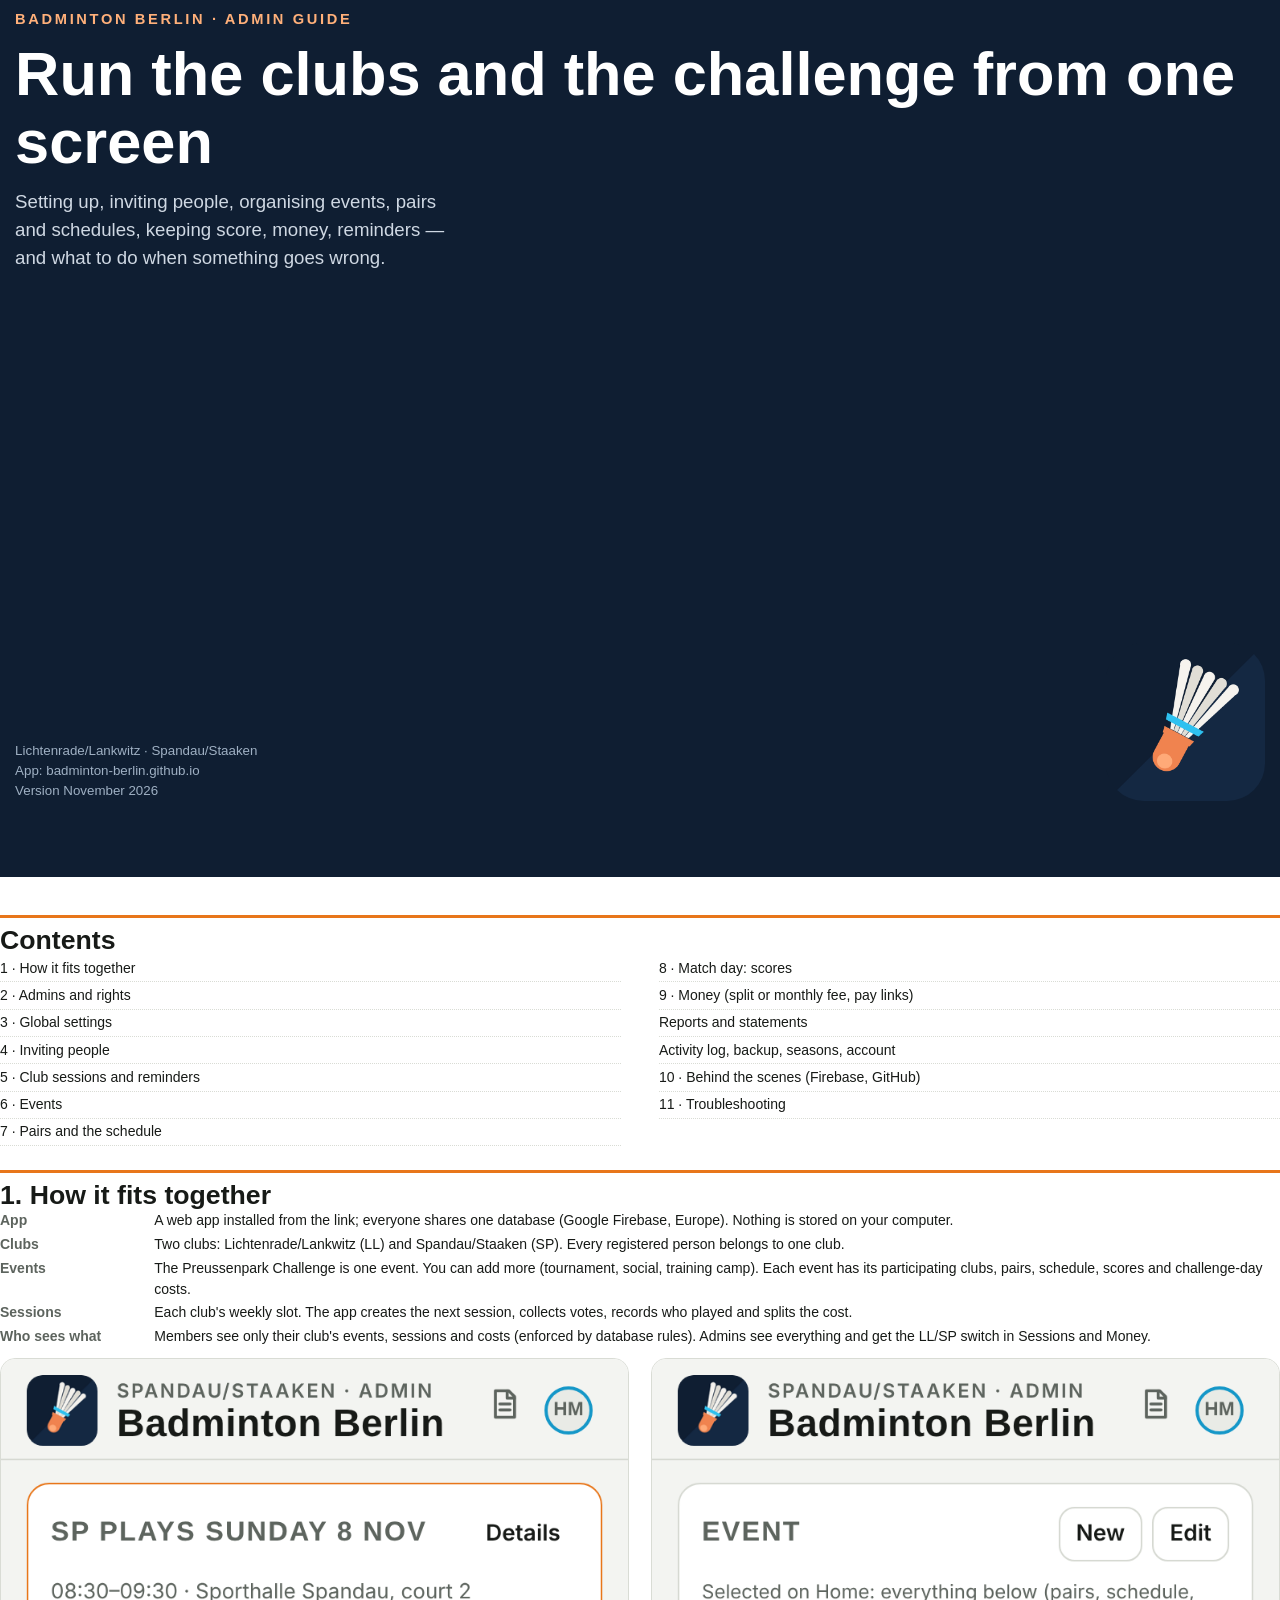
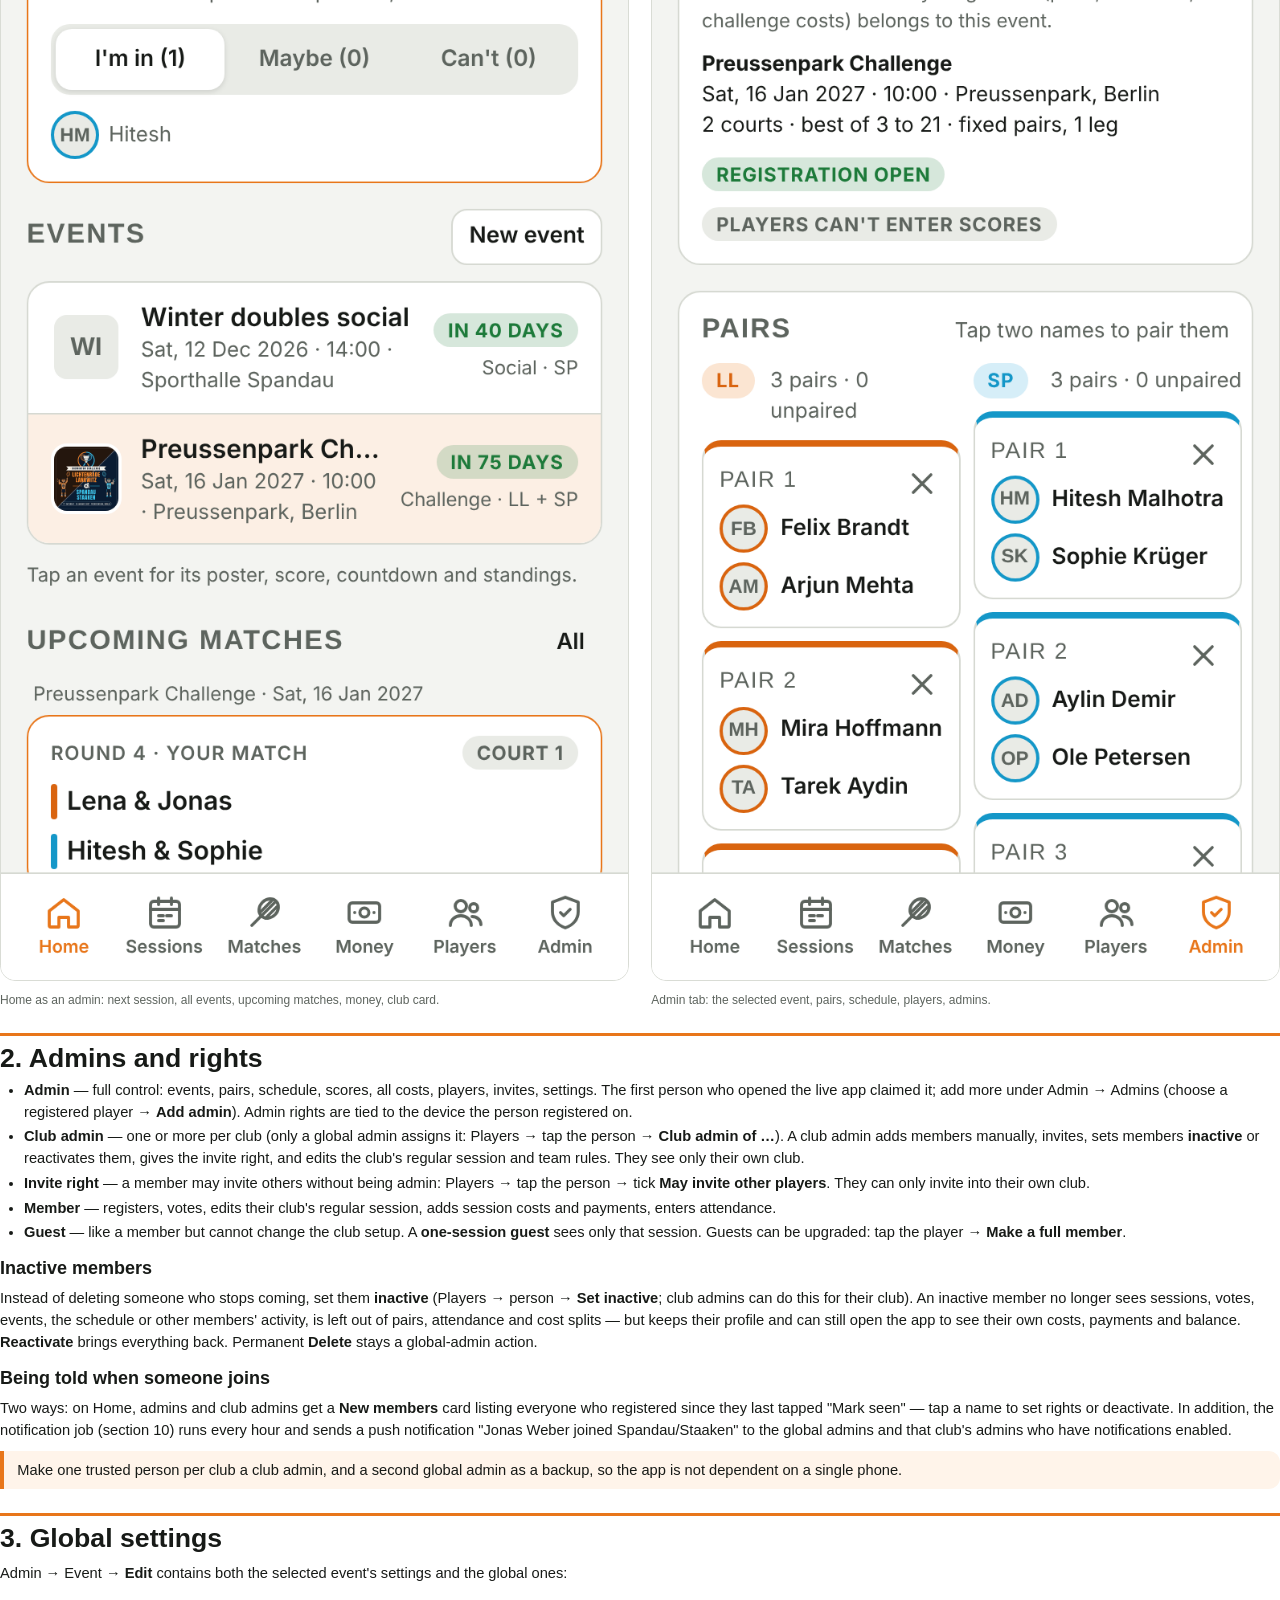
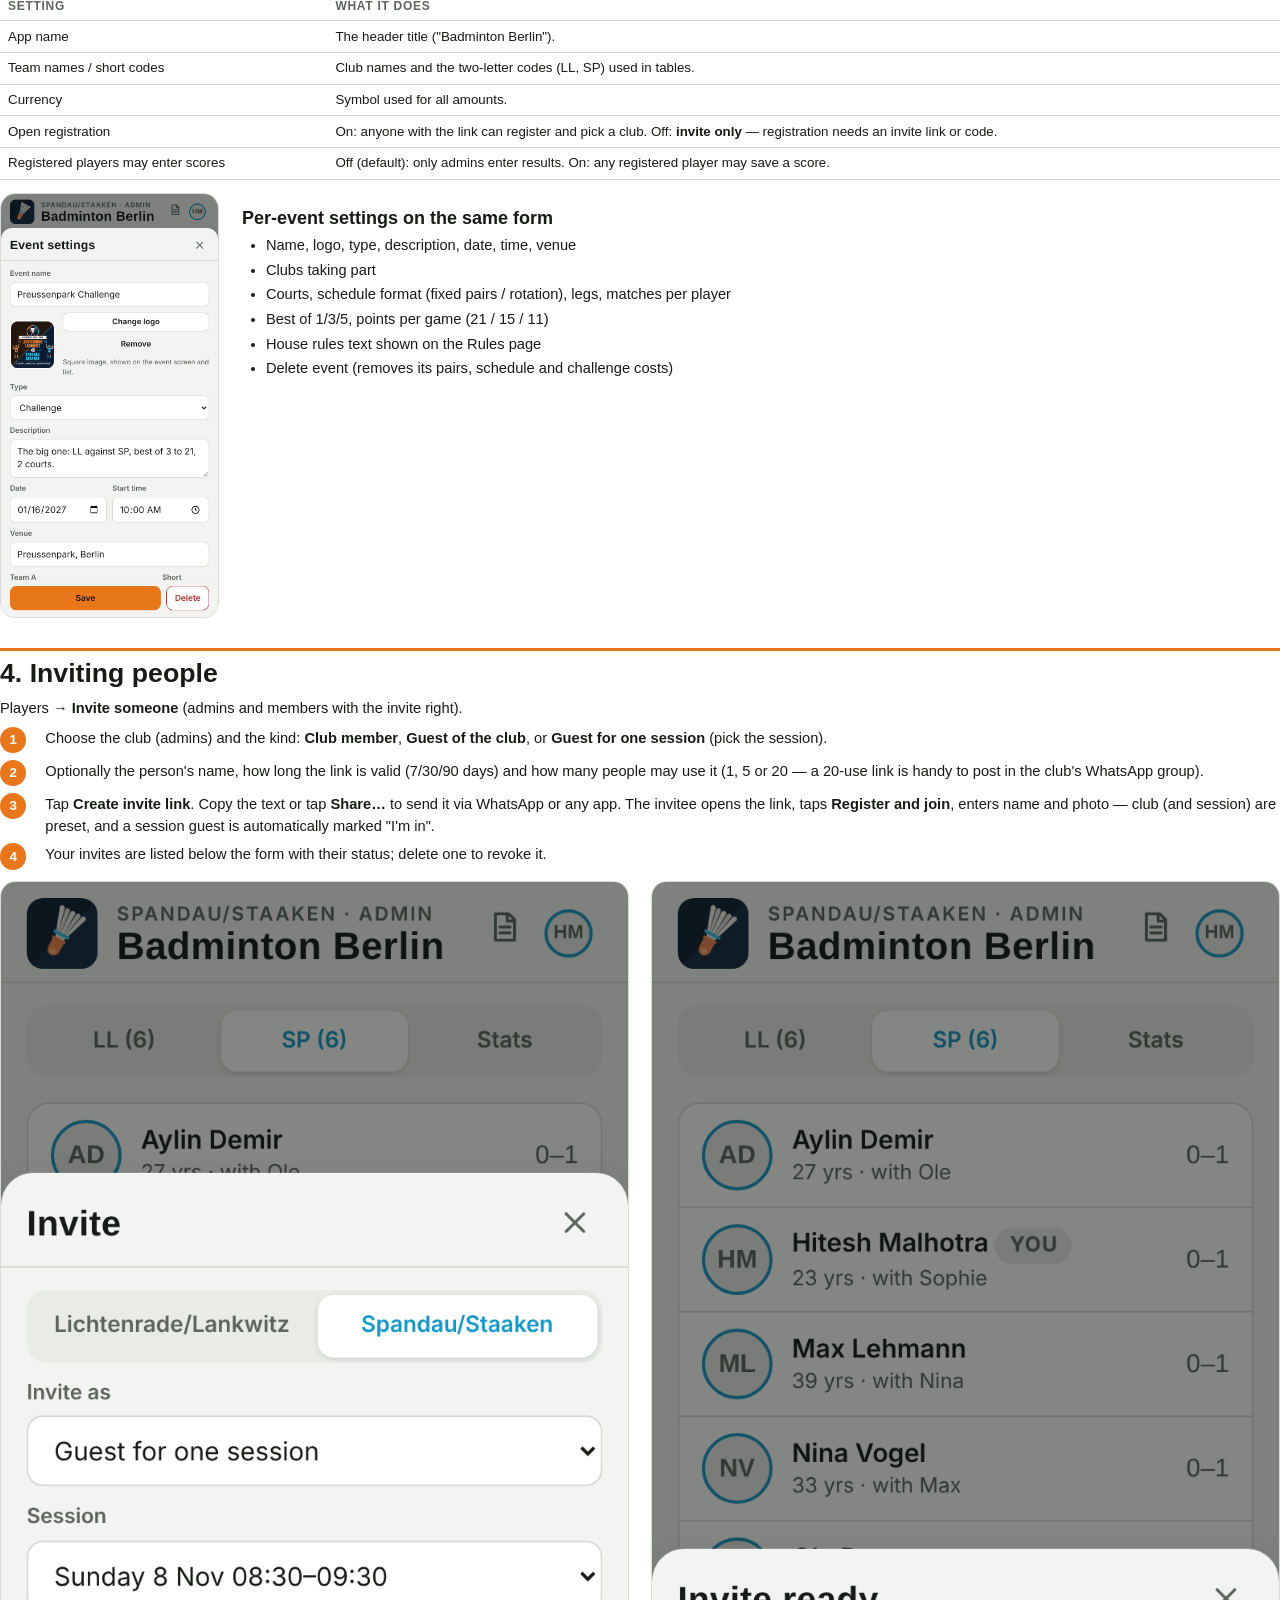
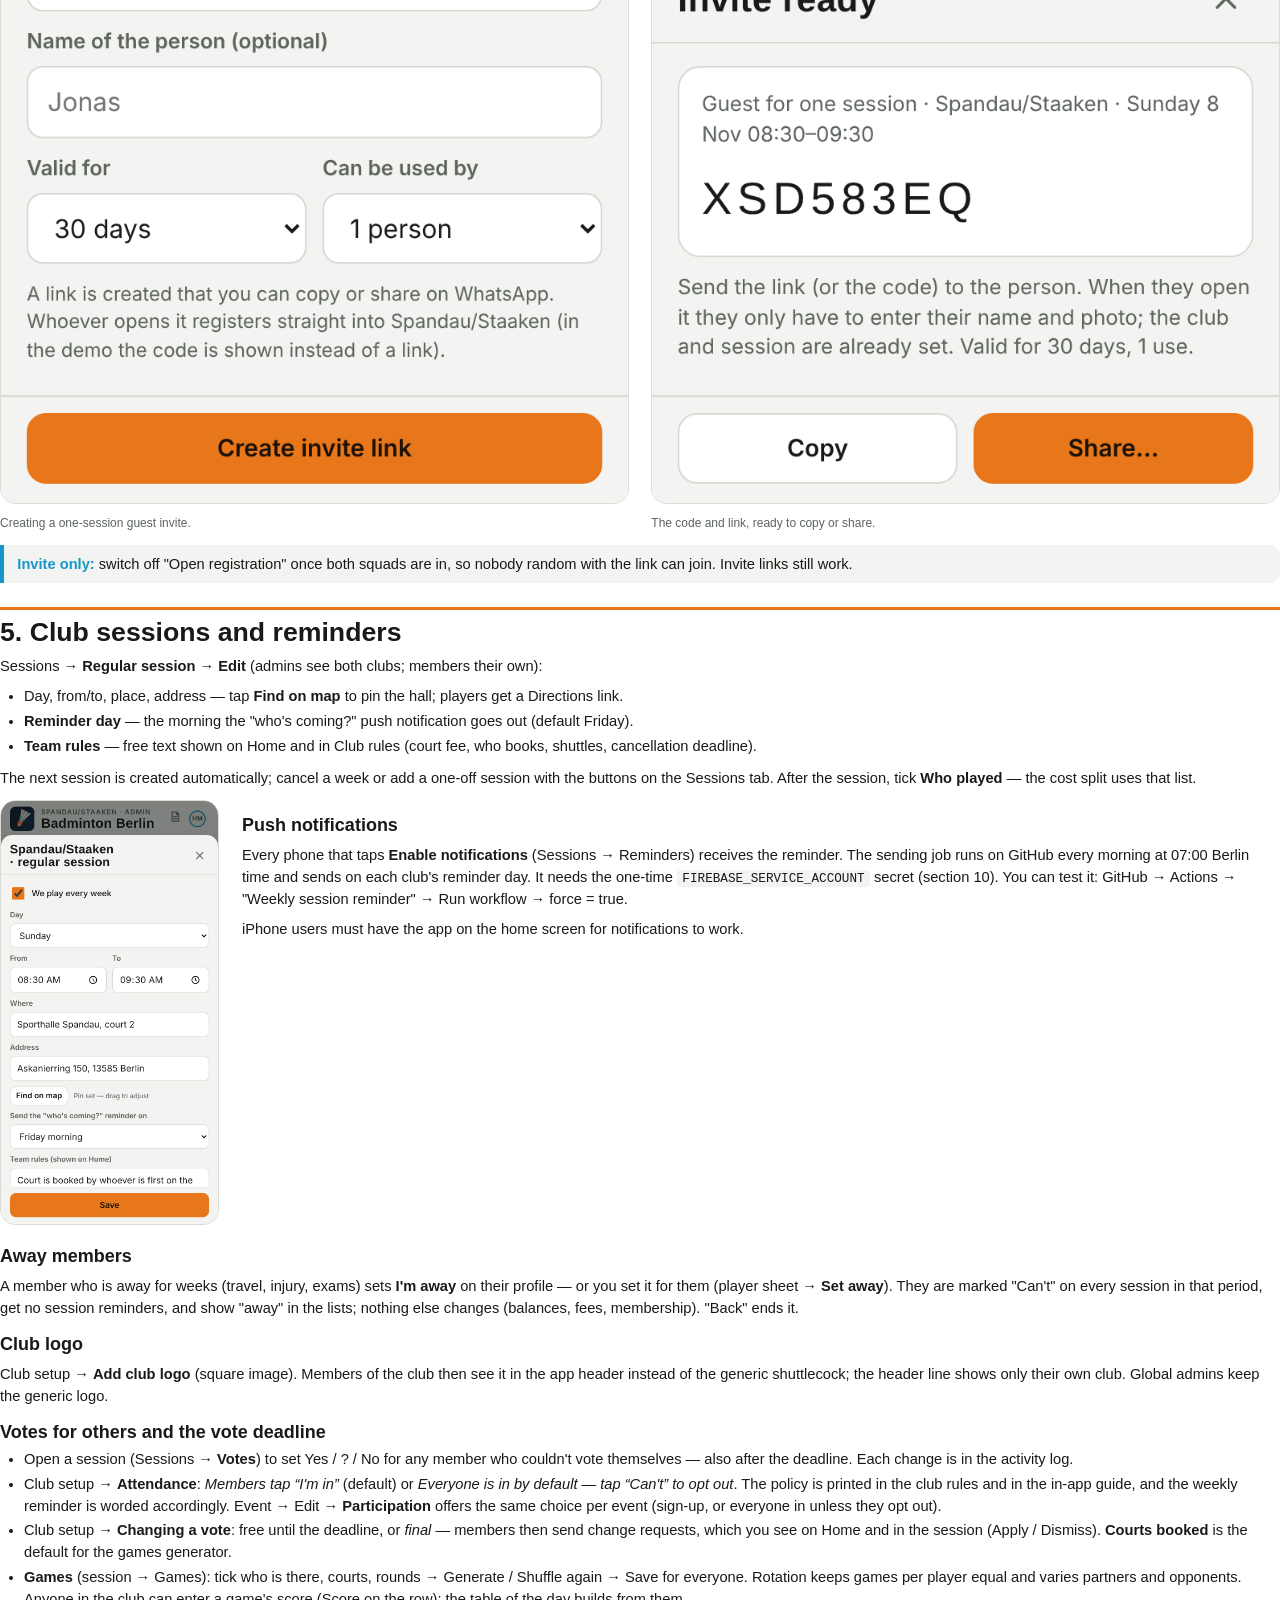
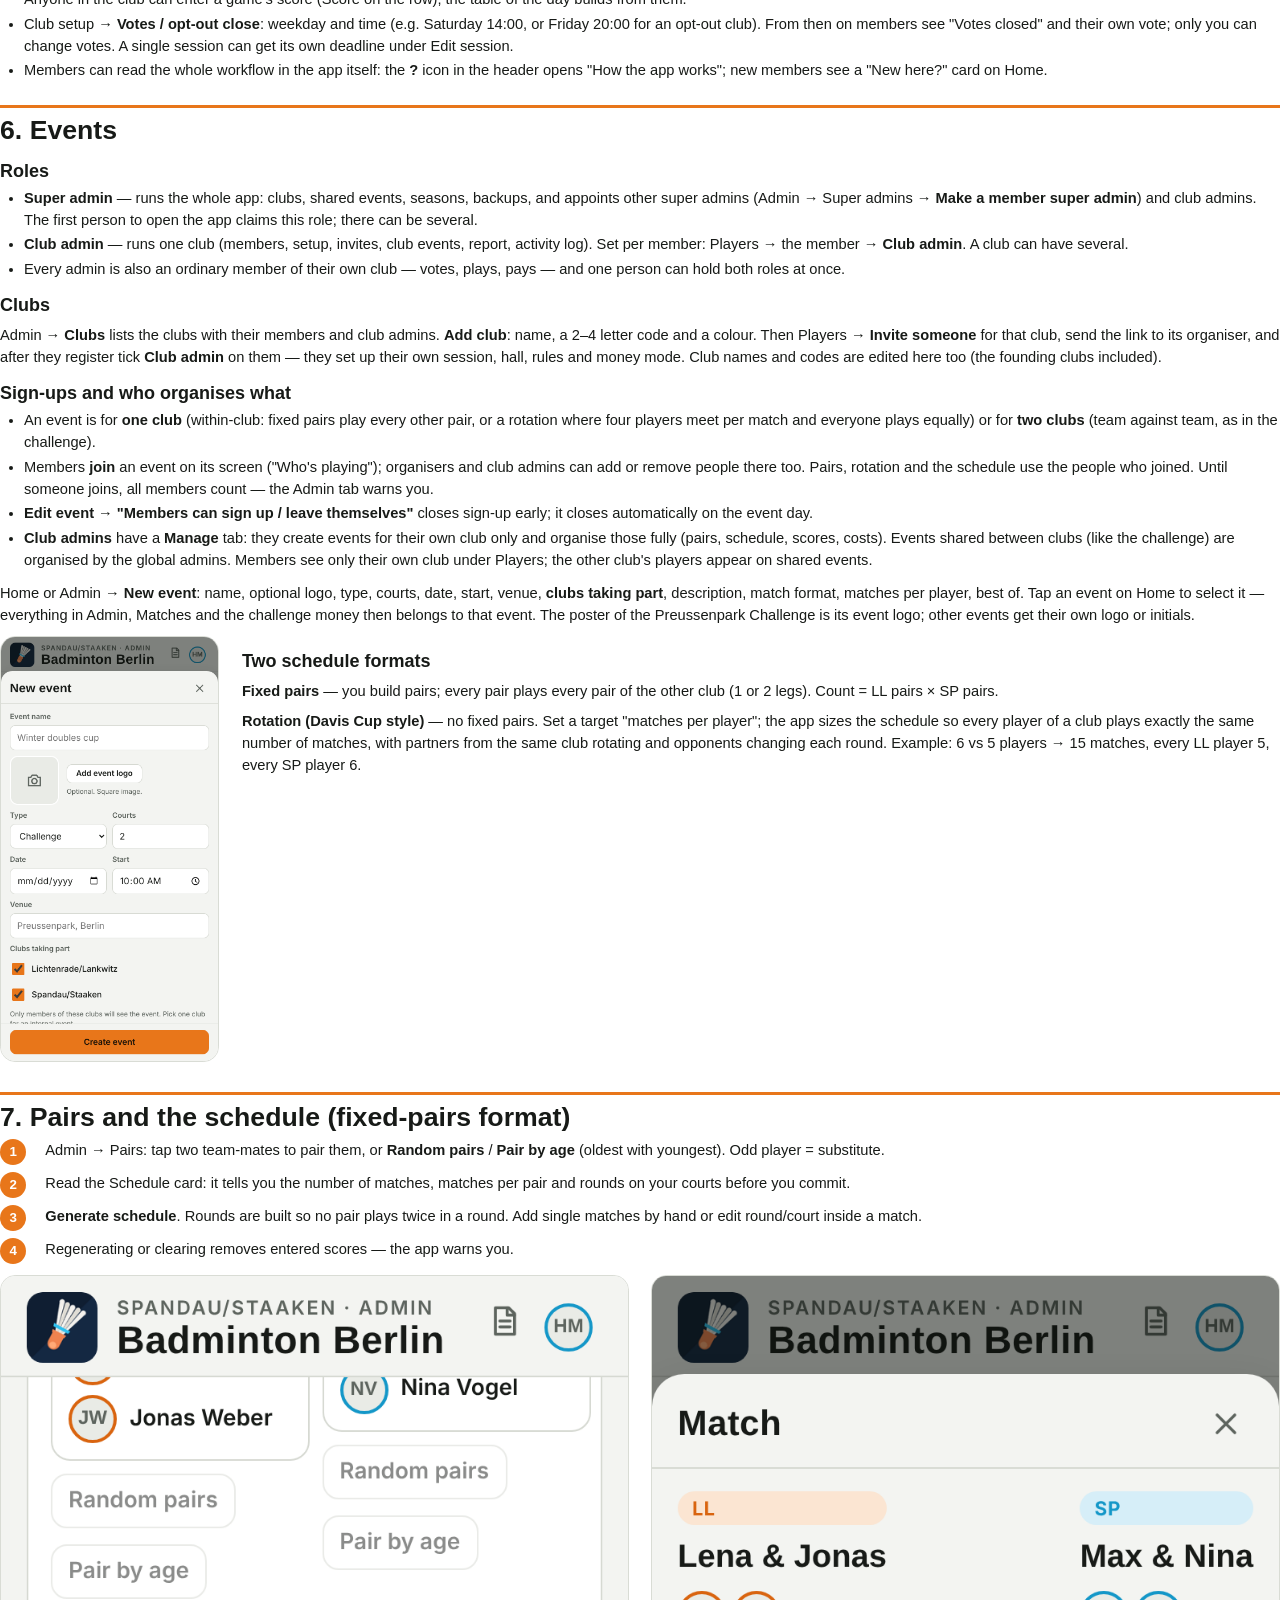
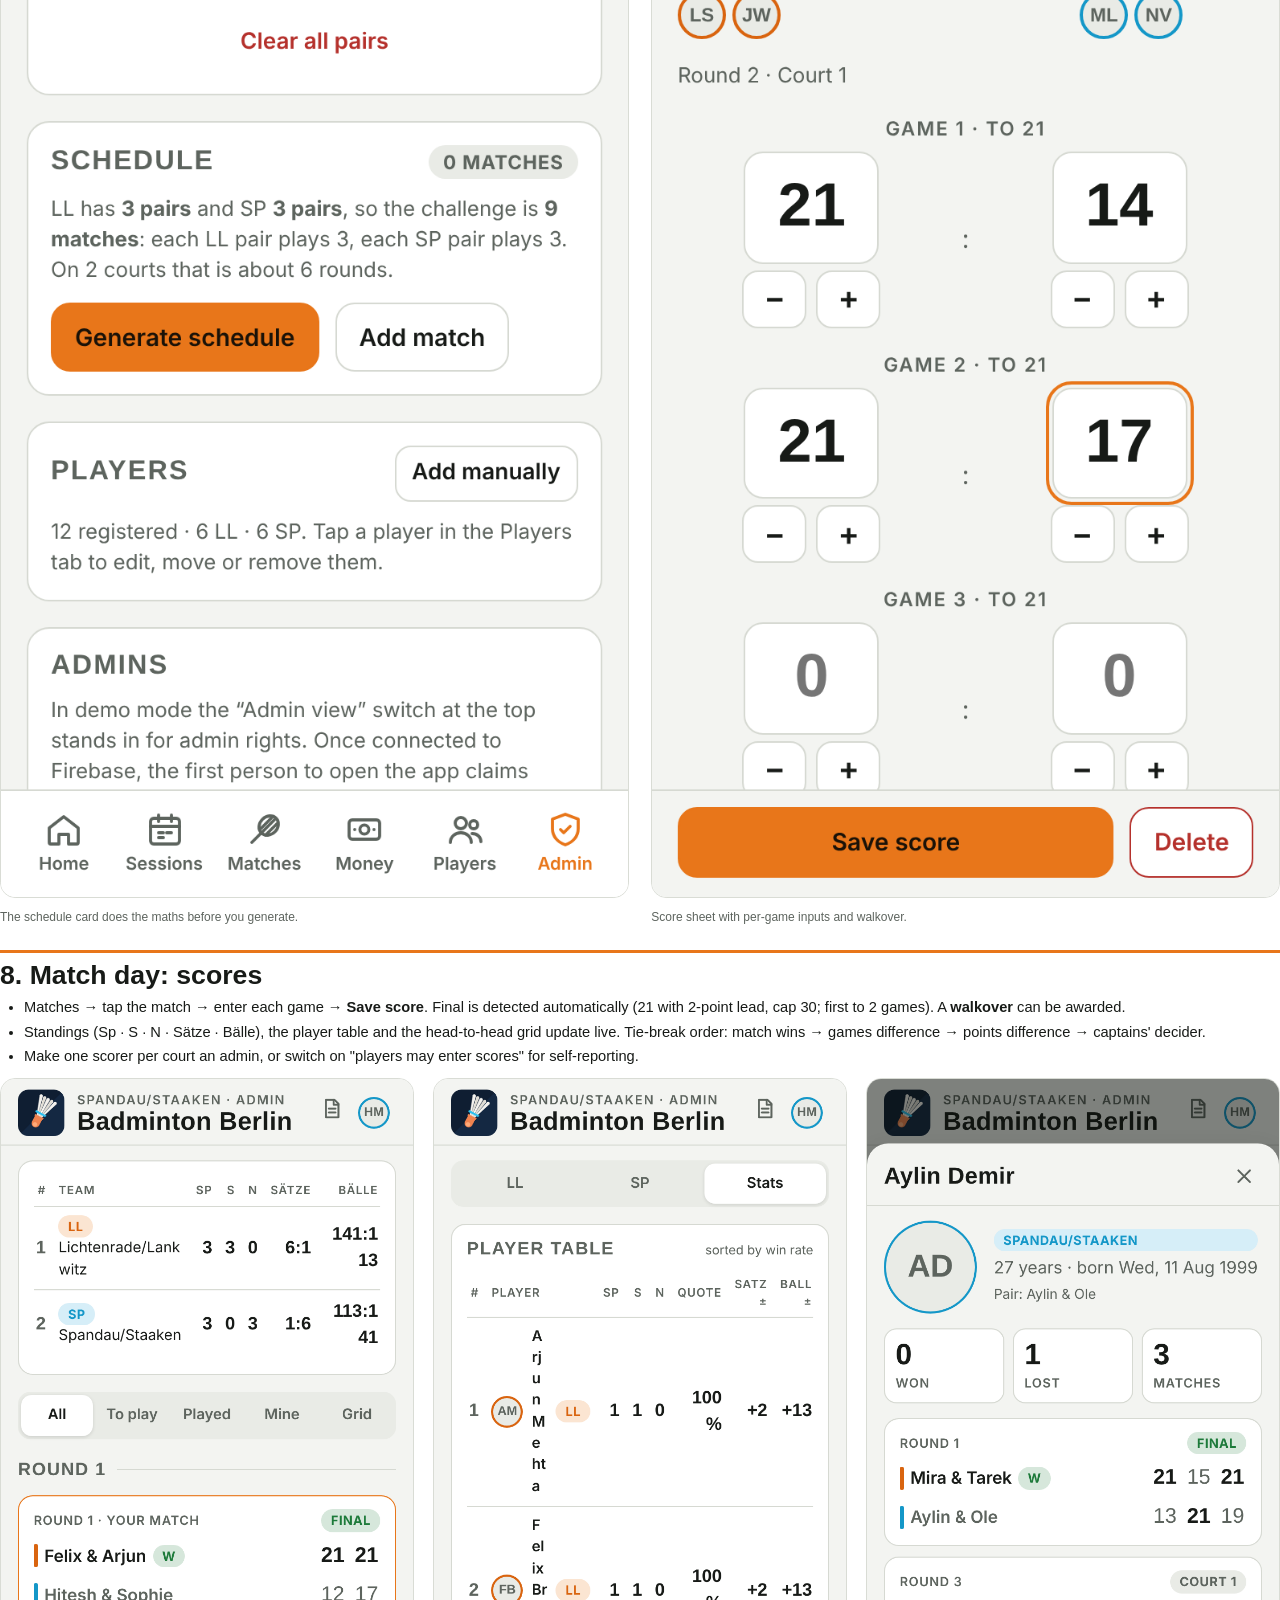
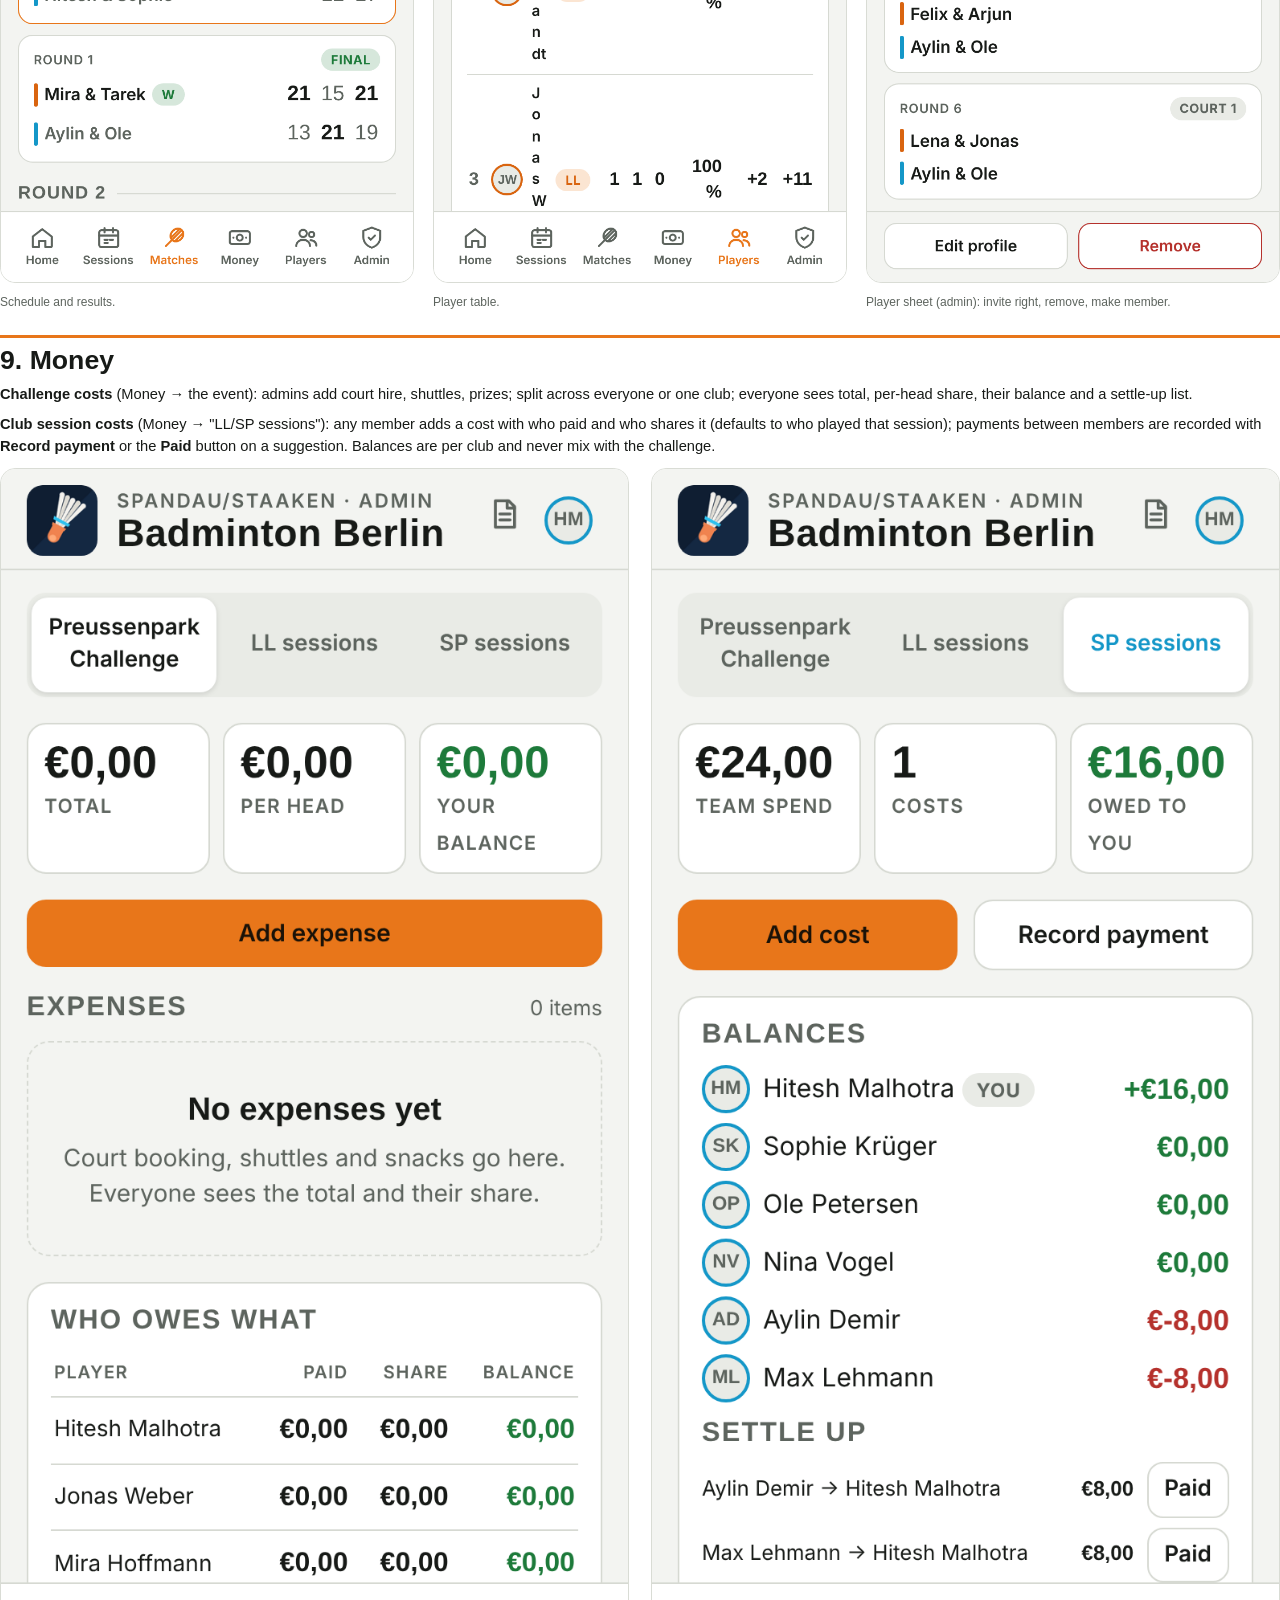
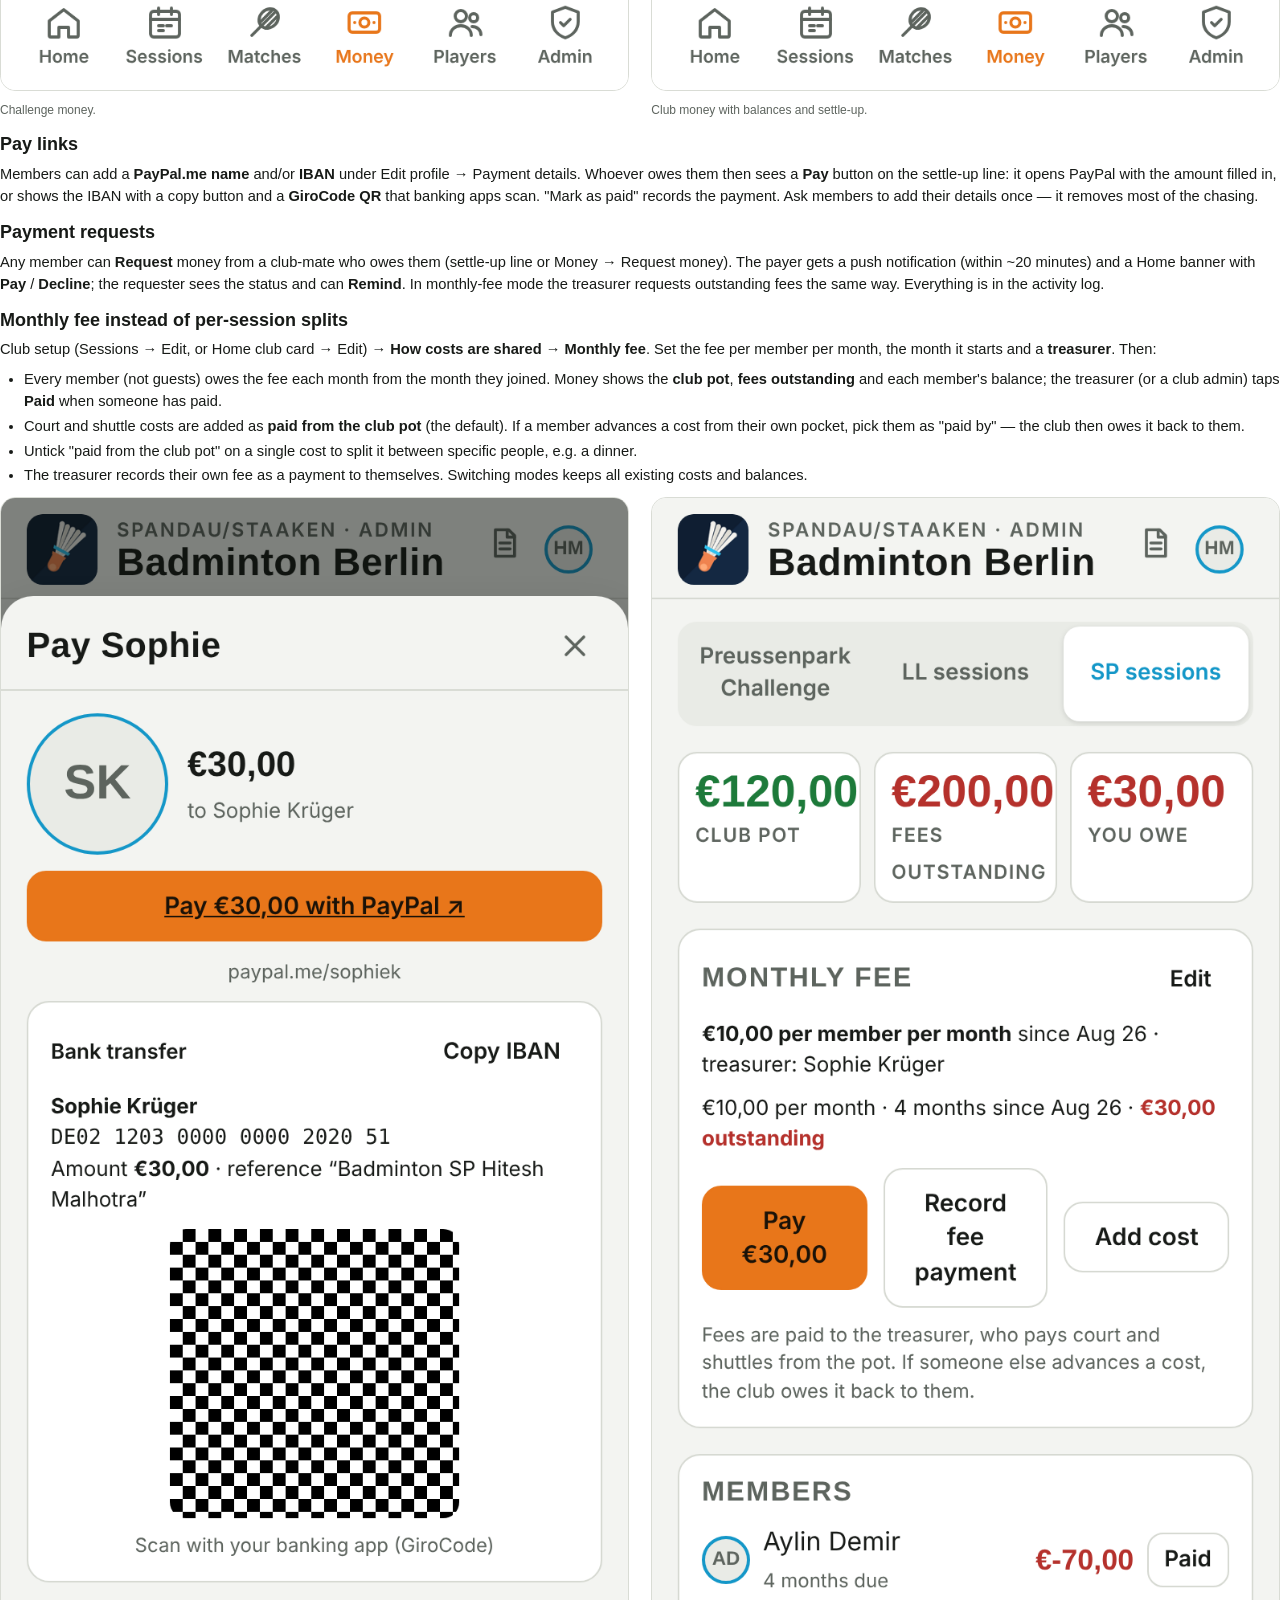
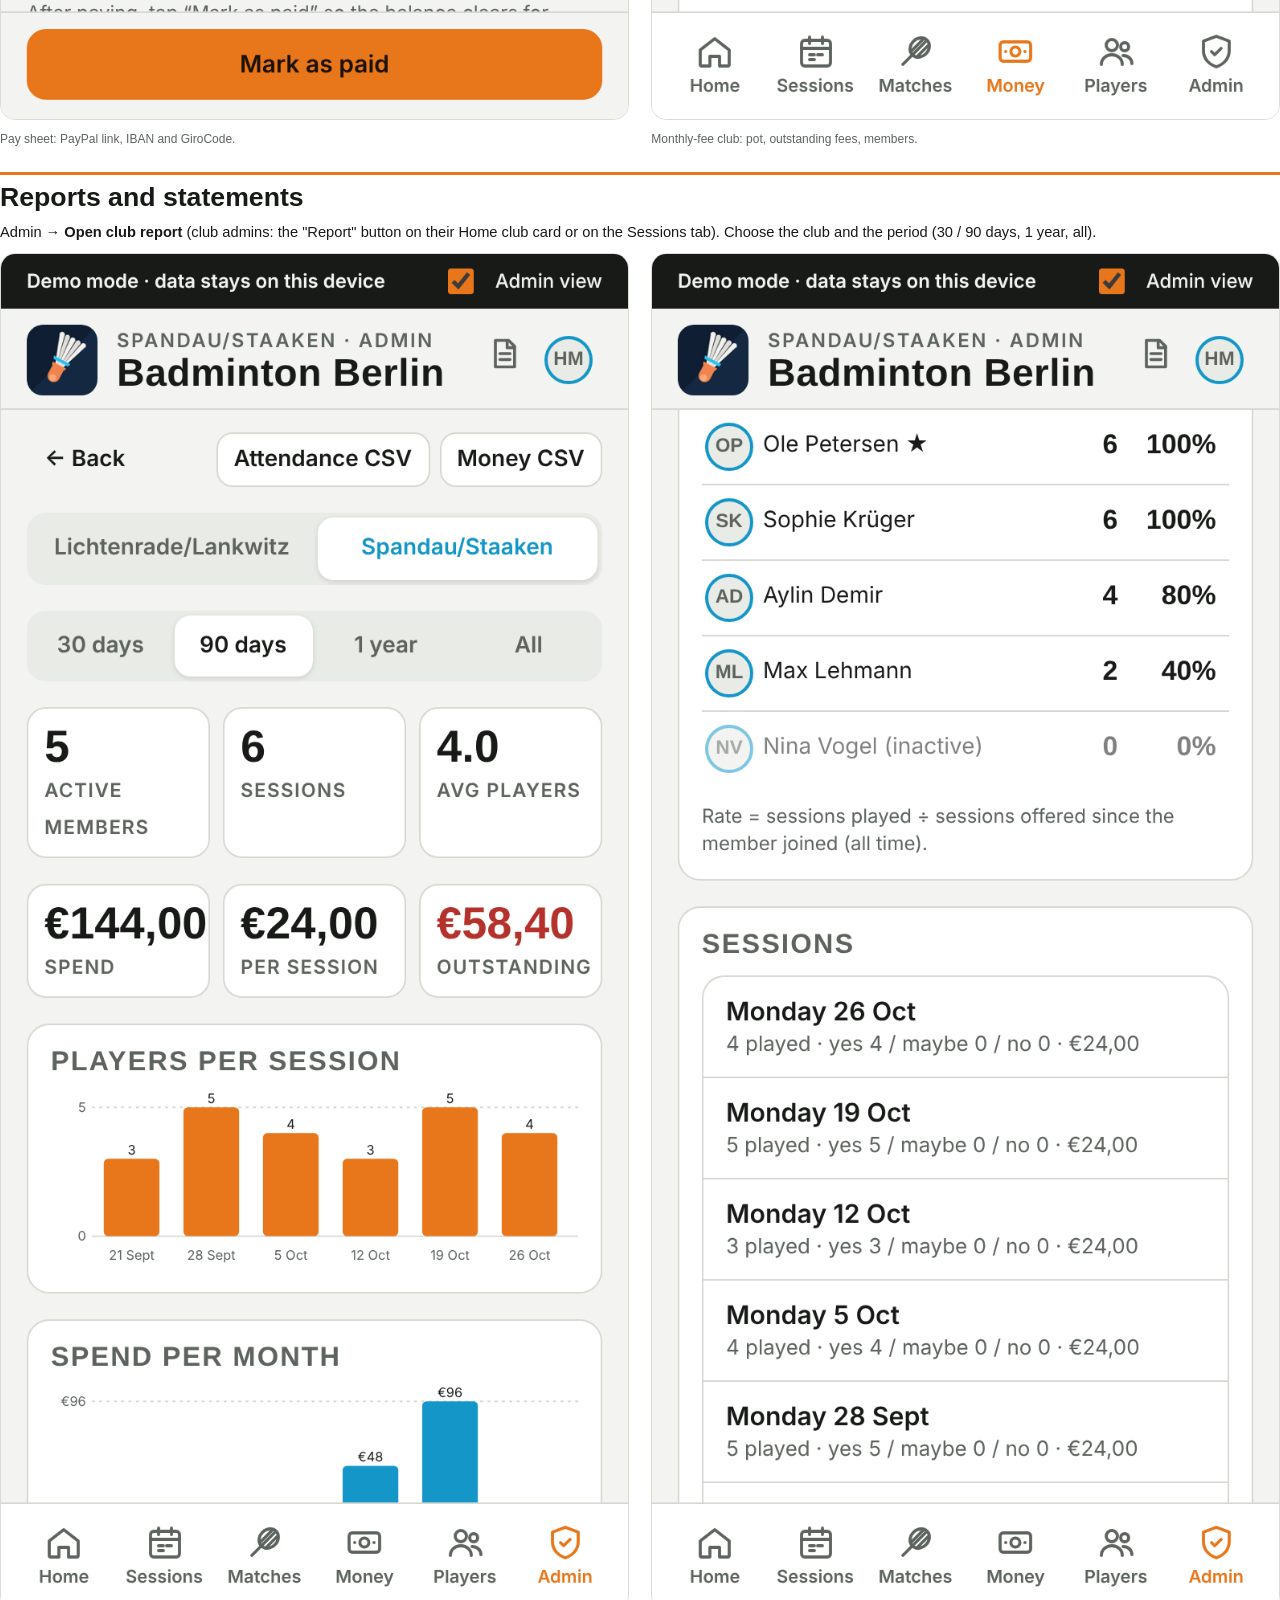
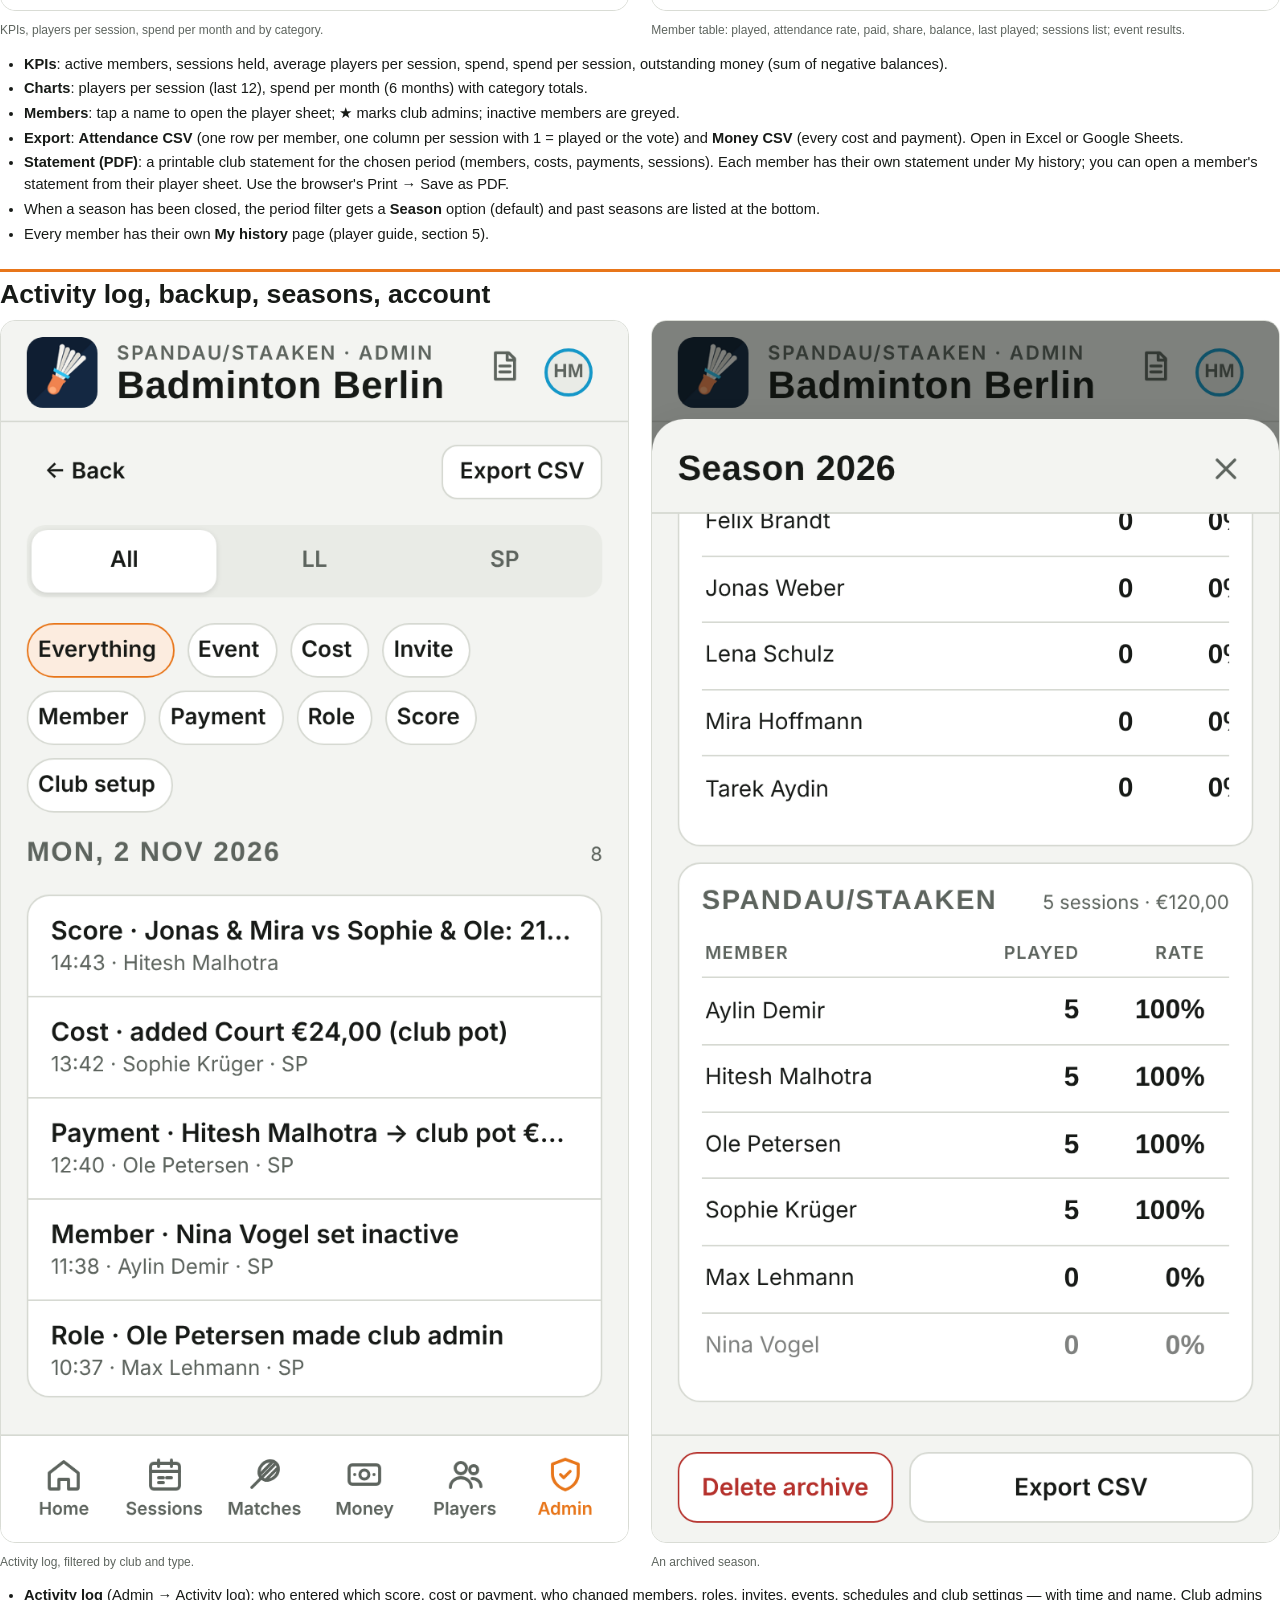
<file: docs/admin-guide.html>
<!doctype html>
<html lang="en"><head><meta charset="utf-8"><title>Badminton Berlin – Admin guide</title>
<link rel="stylesheet" href="guide-common.css"></head>
<body>
<section class="cover">
  <div><div class="eyebrow">Badminton Berlin · Admin guide</div><h1>Run the clubs and the challenge from one screen</h1>
  <p class="sub">Setting up, inviting people, organising events, pairs and schedules, keeping score, money, reminders — and what to do when something goes wrong.</p></div>
  <div style="display:flex;justify-content:space-between;align-items:flex-end"><div class="meta">Lichtenrade/Lankwitz · Spandau/Staaken<br>App: badminton-berlin.github.io<br>Version November 2026</div><img class="logo" src="../icons/icon-512.png" alt=""></div>
</section>

<h2>Contents</h2>
<div class="toc">
  <div>1 · How it fits together</div><div>2 · Admins and rights</div><div>3 · Global settings</div><div>4 · Inviting people</div><div>5 · Club sessions and reminders</div><div>6 · Events</div><div>7 · Pairs and the schedule</div><div>8 · Match day: scores</div><div>9 · Money (split or monthly fee, pay links)</div><div>Reports and statements</div><div>Activity log, backup, seasons, account</div><div>10 · Behind the scenes (Firebase, GitHub)</div><div>11 · Troubleshooting</div>
</div>

<h2>1. How it fits together</h2>
<div class="kv">
  <b>App</b><span>A web app installed from the link; everyone shares one database (Google Firebase, Europe). Nothing is stored on your computer.</span>
  <b>Clubs</b><span>Two clubs: Lichtenrade/Lankwitz (LL) and Spandau/Staaken (SP). Every registered person belongs to one club.</span>
  <b>Events</b><span>The Preussenpark Challenge is one event. You can add more (tournament, social, training camp). Each event has its participating clubs, pairs, schedule, scores and challenge-day costs.</span>
  <b>Sessions</b><span>Each club's weekly slot. The app creates the next session, collects votes, records who played and splits the cost.</span>
  <b>Who sees what</b><span>Members see only their club's events, sessions and costs (enforced by database rules). Admins see everything and get the LL/SP switch in Sessions and Money.</span>
</div>
<div class="fig">
  <figure><img src="shots/home.png" alt=""><figcaption>Home as an admin: next session, all events, upcoming matches, money, club card.</figcaption></figure>
  <figure><img src="shots/admin-top.png" alt=""><figcaption>Admin tab: the selected event, pairs, schedule, players, admins.</figcaption></figure>
</div>

<h2>2. Admins and rights</h2>
<ul>
  <li><b>Admin</b> — full control: events, pairs, schedule, scores, all costs, players, invites, settings. The first person who opened the live app claimed it; add more under Admin → Admins (choose a registered player → <b>Add admin</b>). Admin rights are tied to the device the person registered on.</li>
  <li><b>Club admin</b> — one or more per club (only a global admin assigns it: Players → tap the person → <b>Club admin of …</b>). A club admin adds members manually, invites, sets members <b>inactive</b> or reactivates them, gives the invite right, and edits the club's regular session and team rules. They see only their own club.</li>
  <li><b>Invite right</b> — a member may invite others without being admin: Players → tap the person → tick <b>May invite other players</b>. They can only invite into their own club.</li>
  <li><b>Member</b> — registers, votes, edits their club's regular session, adds session costs and payments, enters attendance.</li>
  <li><b>Guest</b> — like a member but cannot change the club setup. A <b>one-session guest</b> sees only that session. Guests can be upgraded: tap the player → <b>Make a full member</b>.</li>
</ul>
<h3>Inactive members</h3>
<p>Instead of deleting someone who stops coming, set them <b>inactive</b> (Players → person → <b>Set inactive</b>; club admins can do this for their club). An inactive member no longer sees sessions, votes, events, the schedule or other members' activity, is left out of pairs, attendance and cost splits — but keeps their profile and can still open the app to see their own costs, payments and balance. <b>Reactivate</b> brings everything back. Permanent <b>Delete</b> stays a global-admin action.</p>
<h3>Being told when someone joins</h3>
<p>Two ways: on Home, admins and club admins get a <b>New members</b> card listing everyone who registered since they last tapped "Mark seen" — tap a name to set rights or deactivate. In addition, the notification job (section 10) runs every hour and sends a push notification "Jonas Weber joined Spandau/Staaken" to the global admins and that club's admins who have notifications enabled.</p>
<div class="warn">Make one trusted person per club a club admin, and a second global admin as a backup, so the app is not dependent on a single phone.</div>

<h2>3. Global settings</h2>
<p>Admin → Event → <b>Edit</b> contains both the selected event's settings and the global ones:</p>
<table><tr><th>Setting</th><th>What it does</th></tr>
<tr><td>App name</td><td>The header title ("Badminton Berlin").</td></tr>
<tr><td>Team names / short codes</td><td>Club names and the two-letter codes (LL, SP) used in tables.</td></tr>
<tr><td>Currency</td><td>Symbol used for all amounts.</td></tr>
<tr><td>Open registration</td><td>On: anyone with the link can register and pick a club. Off: <b>invite only</b> — registration needs an invite link or code.</td></tr>
<tr><td>Registered players may enter scores</td><td>Off (default): only admins enter results. On: any registered player may save a score.</td></tr>
</table>
<div class="fig one"><figure><img src="shots/event-settings.png" alt=""></figure><div><h3>Per-event settings on the same form</h3><ul><li>Name, logo, type, description, date, time, venue</li><li>Clubs taking part</li><li>Courts, schedule format (fixed pairs / rotation), legs, matches per player</li><li>Best of 1/3/5, points per game (21 / 15 / 11)</li><li>House rules text shown on the Rules page</li><li>Delete event (removes its pairs, schedule and challenge costs)</li></ul></div></div>

<h2>4. Inviting people</h2>
<p>Players → <b>Invite someone</b> (admins and members with the invite right).</p>
<div class="steps">
  <div class="step"><div>Choose the club (admins) and the kind: <b>Club member</b>, <b>Guest of the club</b>, or <b>Guest for one session</b> (pick the session).</div></div>
  <div class="step"><div>Optionally the person's name, how long the link is valid (7/30/90 days) and how many people may use it (1, 5 or 20 — a 20-use link is handy to post in the club's WhatsApp group).</div></div>
  <div class="step"><div>Tap <b>Create invite link</b>. Copy the text or tap <b>Share…</b> to send it via WhatsApp or any app. The invitee opens the link, taps <b>Register and join</b>, enters name and photo — club (and session) are preset, and a session guest is automatically marked "I'm in".</div></div>
  <div class="step"><div>Your invites are listed below the form with their status; delete one to revoke it.</div></div>
</div>
<div class="fig"><figure><img src="shots/invite.png" alt=""><figcaption>Creating a one-session guest invite.</figcaption></figure><figure><img src="shots/invite-ready.png" alt=""><figcaption>The code and link, ready to copy or share.</figcaption></figure></div>
<div class="tip"><b>Invite only:</b> switch off "Open registration" once both squads are in, so nobody random with the link can join. Invite links still work.</div>

<h2>5. Club sessions and reminders</h2>
<p>Sessions → <b>Regular session → Edit</b> (admins see both clubs; members their own):</p>
<ul>
  <li>Day, from/to, place, address — tap <b>Find on map</b> to pin the hall; players get a Directions link.</li>
  <li><b>Reminder day</b> — the morning the "who's coming?" push notification goes out (default Friday).</li>
  <li><b>Team rules</b> — free text shown on Home and in Club rules (court fee, who books, shuttles, cancellation deadline).</li>
</ul>
<p>The next session is created automatically; cancel a week or add a one-off session with the buttons on the Sessions tab. After the session, tick <b>Who played</b> — the cost split uses that list.</p>
<div class="fig one"><figure><img src="shots/team-setup.png" alt=""></figure><div>
<h3>Push notifications</h3>
<p>Every phone that taps <b>Enable notifications</b> (Sessions → Reminders) receives the reminder. The sending job runs on GitHub every morning at 07:00 Berlin time and sends on each club's reminder day. It needs the one-time <code>FIREBASE_SERVICE_ACCOUNT</code> secret (section 10). You can test it: GitHub → Actions → "Weekly session reminder" → Run workflow → force = true.</p>
<p>iPhone users must have the app on the home screen for notifications to work.</p></div></div>

<h3>Away members</h3>
<p>A member who is away for weeks (travel, injury, exams) sets <b>I'm away</b> on their profile — or you set it for them (player sheet → <b>Set away</b>). They are marked "Can't" on every session in that period, get no session reminders, and show "away" in the lists; nothing else changes (balances, fees, membership). "Back" ends it.</p>
<h3>Club logo</h3>
<p>Club setup → <b>Add club logo</b> (square image). Members of the club then see it in the app header instead of the generic shuttlecock; the header line shows only their own club. Global admins keep the generic logo.</p>
<h3>Votes for others and the vote deadline</h3>
<ul><li>Open a session (Sessions → <b>Votes</b>) to set Yes / ? / No for any member who couldn't vote themselves — also after the deadline. Each change is in the activity log.</li>
<li>Club setup → <b>Attendance</b>: <i>Members tap “I'm in”</i> (default) or <i>Everyone is in by default — tap “Can't” to opt out</i>. The policy is printed in the club rules and in the in-app guide, and the weekly reminder is worded accordingly. Event → Edit → <b>Participation</b> offers the same choice per event (sign-up, or everyone in unless they opt out).</li>
<li>Club setup → <b>Changing a vote</b>: free until the deadline, or <i>final</i> — members then send change requests, which you see on Home and in the session (Apply / Dismiss). <b>Courts booked</b> is the default for the games generator.</li>
<li><b>Games</b> (session → Games): tick who is there, courts, rounds → Generate / Shuffle again → Save for everyone. Rotation keeps games per player equal and varies partners and opponents. Anyone in the club can enter a game's score (Score on the row); the table of the day builds from them.</li>
<li>Club setup → <b>Votes / opt-out close</b>: weekday and time (e.g. Saturday 14:00, or Friday 20:00 for an opt-out club). From then on members see "Votes closed" and their own vote; only you can change votes. A single session can get its own deadline under Edit session.</li>
<li>Members can read the whole workflow in the app itself: the <b>?</b> icon in the header opens "How the app works"; new members see a "New here?" card on Home.</li></ul>
<h2>6. Events</h2>
<h3>Roles</h3>
<ul><li><b>Super admin</b> — runs the whole app: clubs, shared events, seasons, backups, and appoints other super admins (Admin → Super admins → <b>Make a member super admin</b>) and club admins. The first person to open the app claims this role; there can be several.</li>
<li><b>Club admin</b> — runs one club (members, setup, invites, club events, report, activity log). Set per member: Players → the member → <b>Club admin</b>. A club can have several.</li>
<li>Every admin is also an ordinary member of their own club — votes, plays, pays — and one person can hold both roles at once.</li></ul>
<h3>Clubs</h3>
<p>Admin → <b>Clubs</b> lists the clubs with their members and club admins. <b>Add club</b>: name, a 2–4 letter code and a colour. Then Players → <b>Invite someone</b> for that club, send the link to its organiser, and after they register tick <b>Club admin</b> on them — they set up their own session, hall, rules and money mode. Club names and codes are edited here too (the founding clubs included).</p>
<h3>Sign-ups and who organises what</h3>
<ul>
  <li>An event is for <b>one club</b> (within-club: fixed pairs play every other pair, or a rotation where four players meet per match and everyone plays equally) or for <b>two clubs</b> (team against team, as in the challenge).</li>
  <li>Members <b>join</b> an event on its screen ("Who's playing"); organisers and club admins can add or remove people there too. Pairs, rotation and the schedule use the people who joined. Until someone joins, all members count — the Admin tab warns you.</li>
  <li><b>Edit event → "Members can sign up / leave themselves"</b> closes sign-up early; it closes automatically on the event day.</li>
  <li><b>Club admins</b> have a <b>Manage</b> tab: they create events for their own club only and organise those fully (pairs, schedule, scores, costs). Events shared between clubs (like the challenge) are organised by the global admins. Members see only their own club under Players; the other club's players appear on shared events.</li>
</ul>
<p>Home or Admin → <b>New event</b>: name, optional logo, type, courts, date, start, venue, <b>clubs taking part</b>, description, match format, matches per player, best of. Tap an event on Home to select it — everything in Admin, Matches and the challenge money then belongs to that event. The poster of the Preussenpark Challenge is its event logo; other events get their own logo or initials.</p>
<div class="fig one"><figure><img src="shots/new-event.png" alt=""></figure><div><h3>Two schedule formats</h3>
<p><b>Fixed pairs</b> — you build pairs; every pair plays every pair of the other club (1 or 2 legs). Count = LL pairs × SP pairs.</p>
<p><b>Rotation (Davis Cup style)</b> — no fixed pairs. Set a target "matches per player"; the app sizes the schedule so every player of a club plays exactly the same number of matches, with partners from the same club rotating and opponents changing each round. Example: 6 vs 5 players → 15 matches, every LL player 5, every SP player 6.</p></div></div>

<h2>7. Pairs and the schedule (fixed-pairs format)</h2>
<div class="steps">
  <div class="step"><div>Admin → Pairs: tap two team-mates to pair them, or <b>Random pairs</b> / <b>Pair by age</b> (oldest with youngest). Odd player = substitute.</div></div>
  <div class="step"><div>Read the Schedule card: it tells you the number of matches, matches per pair and rounds on your courts before you commit.</div></div>
  <div class="step"><div><b>Generate schedule</b>. Rounds are built so no pair plays twice in a round. Add single matches by hand or edit round/court inside a match.</div></div>
  <div class="step"><div>Regenerating or clearing removes entered scores — the app warns you.</div></div>
</div>
<div class="fig"><figure><img src="shots/admin-schedule.png" alt=""><figcaption>The schedule card does the maths before you generate.</figcaption></figure><figure><img src="shots/score-sheet.png" alt=""><figcaption>Score sheet with per-game inputs and walkover.</figcaption></figure></div>

<h2>8. Match day: scores</h2>
<ul>
  <li>Matches → tap the match → enter each game → <b>Save score</b>. Final is detected automatically (21 with 2-point lead, cap 30; first to 2 games). A <b>walkover</b> can be awarded.</li>
  <li>Standings (Sp · S · N · Sätze · Bälle), the player table and the head-to-head grid update live. Tie-break order: match wins → games difference → points difference → captains' decider.</li>
  <li>Make one scorer per court an admin, or switch on "players may enter scores" for self-reporting.</li>
</ul>
<div class="shots3"><figure><img src="shots/matches.png" alt=""><figcaption>Schedule and results.</figcaption></figure><figure><img src="shots/stats.png" alt=""><figcaption>Player table.</figcaption></figure><figure><img src="shots/player-admin.png" alt=""><figcaption>Player sheet (admin): invite right, remove, make member.</figcaption></figure></div>

<h2>9. Money</h2>
<p><b>Challenge costs</b> (Money → the event): admins add court hire, shuttles, prizes; split across everyone or one club; everyone sees total, per-head share, their balance and a settle-up list.</p>
<p><b>Club session costs</b> (Money → "LL/SP sessions"): any member adds a cost with who paid and who shares it (defaults to who played that session); payments between members are recorded with <b>Record payment</b> or the <b>Paid</b> button on a suggestion. Balances are per club and never mix with the challenge.</p>
<div class="fig"><figure><img src="shots/money-event.png" alt=""><figcaption>Challenge money.</figcaption></figure><figure><img src="shots/money-team.png" alt=""><figcaption>Club money with balances and settle-up.</figcaption></figure></div>
<h3>Pay links</h3>
<p>Members can add a <b>PayPal.me name</b> and/or <b>IBAN</b> under Edit profile → Payment details. Whoever owes them then sees a <b>Pay</b> button on the settle-up line: it opens PayPal with the amount filled in, or shows the IBAN with a copy button and a <b>GiroCode QR</b> that banking apps scan. "Mark as paid" records the payment. Ask members to add their details once — it removes most of the chasing.</p>
<h3>Payment requests</h3>
<p>Any member can <b>Request</b> money from a club-mate who owes them (settle-up line or Money → Request money). The payer gets a push notification (within ~20 minutes) and a Home banner with <b>Pay</b> / <b>Decline</b>; the requester sees the status and can <b>Remind</b>. In monthly-fee mode the treasurer requests outstanding fees the same way. Everything is in the activity log.</p>
<h3>Monthly fee instead of per-session splits</h3>
<p>Club setup (Sessions → Edit, or Home club card → Edit) → <b>How costs are shared</b> → <b>Monthly fee</b>. Set the fee per member per month, the month it starts and a <b>treasurer</b>. Then:</p>
<ul>
  <li>Every member (not guests) owes the fee each month from the month they joined. Money shows the <b>club pot</b>, <b>fees outstanding</b> and each member's balance; the treasurer (or a club admin) taps <b>Paid</b> when someone has paid.</li>
  <li>Court and shuttle costs are added as <b>paid from the club pot</b> (the default). If a member advances a cost from their own pocket, pick them as "paid by" — the club then owes it back to them.</li>
  <li>Untick "paid from the club pot" on a single cost to split it between specific people, e.g. a dinner.</li>
  <li>The treasurer records their own fee as a payment to themselves. Switching modes keeps all existing costs and balances.</li>
</ul>
<div class="fig"><figure><img src="shots/pay.png" alt=""><figcaption>Pay sheet: PayPal link, IBAN and GiroCode.</figcaption></figure><figure><img src="shots/monthly.png" alt=""><figcaption>Monthly-fee club: pot, outstanding fees, members.</figcaption></figure></div>

<h2>Reports and statements</h2>
<p>Admin → <b>Open club report</b> (club admins: the "Report" button on their Home club card or on the Sessions tab). Choose the club and the period (30 / 90 days, 1 year, all).</p>
<div class="fig"><figure><img src="shots/report.png" alt=""><figcaption>KPIs, players per session, spend per month and by category.</figcaption></figure><figure><img src="shots/report2.png" alt=""><figcaption>Member table: played, attendance rate, paid, share, balance, last played; sessions list; event results.</figcaption></figure></div>
<ul>
  <li><b>KPIs</b>: active members, sessions held, average players per session, spend, spend per session, outstanding money (sum of negative balances).</li>
  <li><b>Charts</b>: players per session (last 12), spend per month (6 months) with category totals.</li>
  <li><b>Members</b>: tap a name to open the player sheet; ★ marks club admins; inactive members are greyed.</li>
  <li><b>Export</b>: <b>Attendance CSV</b> (one row per member, one column per session with 1 = played or the vote) and <b>Money CSV</b> (every cost and payment). Open in Excel or Google Sheets.</li>
  <li><b>Statement (PDF)</b>: a printable club statement for the chosen period (members, costs, payments, sessions). Each member has their own statement under My history; you can open a member's statement from their player sheet. Use the browser's Print → Save as PDF.</li>
  <li>When a season has been closed, the period filter gets a <b>Season</b> option (default) and past seasons are listed at the bottom.</li>
  <li>Every member has their own <b>My history</b> page (player guide, section 5).</li>
</ul>

<h2>Activity log, backup, seasons, account</h2>
<div class="fig"><figure><img src="shots/audit.png" alt=""><figcaption>Activity log, filtered by club and type.</figcaption></figure><figure><img src="shots/season.png" alt=""><figcaption>An archived season.</figcaption></figure></div>
<ul>
  <li><b>Activity log</b> (Admin → Activity log): who entered which score, cost or payment, who changed members, roles, invites, events, schedules and club settings — with time and name. Club admins see their club's entries. Export CSV. Entries cannot be edited or deleted.</li>
  <li><b>Backup</b> (Admin → Download JSON): every collection in one file. Keep a copy after the challenge or once a month. If something is ever deleted by mistake, the data can be restored from it in the Firebase console.</li>
  <li><b>Seasons</b> (Admin → Close season): name it, set the dates, close. The app stores a frozen snapshot (per club: sessions, spend, every member's played/rate/paid/share; events with scores and top players). From the next day, history and reports show the new season by default (switch to "All time" any time). Balances are not reset. Members see their own past-season lines under My history.</li>
  <li><b>Your account — connect Google</b>: profiles and admin rights are tied to the device until a Google account is connected (recommended at registration via <b>Continue with Google</b>, or later from the profile / Admin → Your account). After that, <b>Sign in with Google</b> on any device brings the profile, history and admin rights back. Members who haven't connected see a reminder card on Home. On iPhone, register and link in Safari before adding the app to the home screen, or link again from the home-screen app (it has its own storage).</li>
</ul>

<h2>10. Behind the scenes</h2>
<table><tr><th>Piece</th><th>Where</th><th>Notes</th></tr>
<tr><td>App files</td><td>GitHub repo <code>Badminton-Berlin/badminton-berlin.github.io</code></td><td>Every push to <code>main</code> redeploys the site (GitHub Pages) within ~1 minute.</td></tr>
<tr><td>Database</td><td>Firebase project <code>preussenpark-challenge</code> (Firestore, eur3)</td><td>Free tier; data visible and editable in the Firebase console. Security rules live in <code>firestore.rules</code> and are published in the console's Rules tab.</td></tr>
<tr><td>Sign-in</td><td>Firebase Authentication: Anonymous + Google</td><td>Each phone gets an ID on first open; profiles and admin rights hang on that ID. Linking Google keeps the same ID, so it can be restored on another device.</td></tr>
<tr><td>Notifications</td><td>GitHub Actions <code>notify.yml</code> + <code>scripts/notify.mjs</code> (hourly: new-member alerts; 07:00 Berlin: session reminder)</td><td>Needs secret <code>FIREBASE_SERVICE_ACCOUNT</code>: Firebase → Project settings → Service accounts → Generate new private key → paste the JSON into GitHub → Settings → Secrets and variables → Actions.</td></tr>
<tr><td>Push keys</td><td>Firebase Cloud Messaging, Web Push certificate</td><td>Public key is in <code>index.html</code>; the service worker (<code>sw.js</code>) shows the notification.</td></tr>
<tr><td>Guides</td><td><code>docs/</code> in the repo</td><td>These PDFs; also linked from the app's rules page.</td></tr>
</table>

<h2>11. Troubleshooting</h2>
<table><tr><th>Symptom</th><th>Fix</th></tr>
<tr><td>Someone sees no events</td><td>They are not registered, or their club is not in the event's "clubs taking part". Check Admin → Event → Edit.</td></tr>
<tr><td>Duplicate player</td><td>Players → tap → <b>Delete</b> (global admin) or <b>Set inactive</b>. A person who changed phone should use <b>Restore</b> with their linked Google account; otherwise they register again on the new one.</td></tr>
<tr><td>Google sign-in popup doesn't open</td><td>On an iPhone home-screen app the popup can be blocked; the app then uses a redirect. If that fails too, link in Safari (open the site URL) and restore in the home-screen app.</td></tr>
<tr><td>Who changed this?</td><td>Admin → Activity log, filter by club or type.</td></tr>
<tr><td>Old version on a phone</td><td>Close and reopen the app, or pull to refresh. Remove and re-add to the home screen to refresh the icon.</td></tr>
<tr><td>No reminder arrived</td><td>Phone has not enabled notifications; iPhone app not on home screen; GitHub secret missing; or it isn't the club's reminder day. Run the workflow with force = true to test.</td></tr>
<tr><td>"Permission" error</td><td>The action isn't allowed for that role (e.g. a guest editing the club setup). Admins can do it.</td></tr>
<tr><td>Wrong score saved</td><td>Open the match again, correct the games, Save.</td></tr>
<tr><td>Start over for a new season</td><td>Create a new event; clear pairs/schedule; remove players who left. Or create a fresh Firebase project and paste its config into <code>index.html</code>.</td></tr>
</table>
<div class="footer">Badminton Berlin app · Admin guide · The repository README has the full technical setup · Developed by HM</div>
</body></html>
</file>
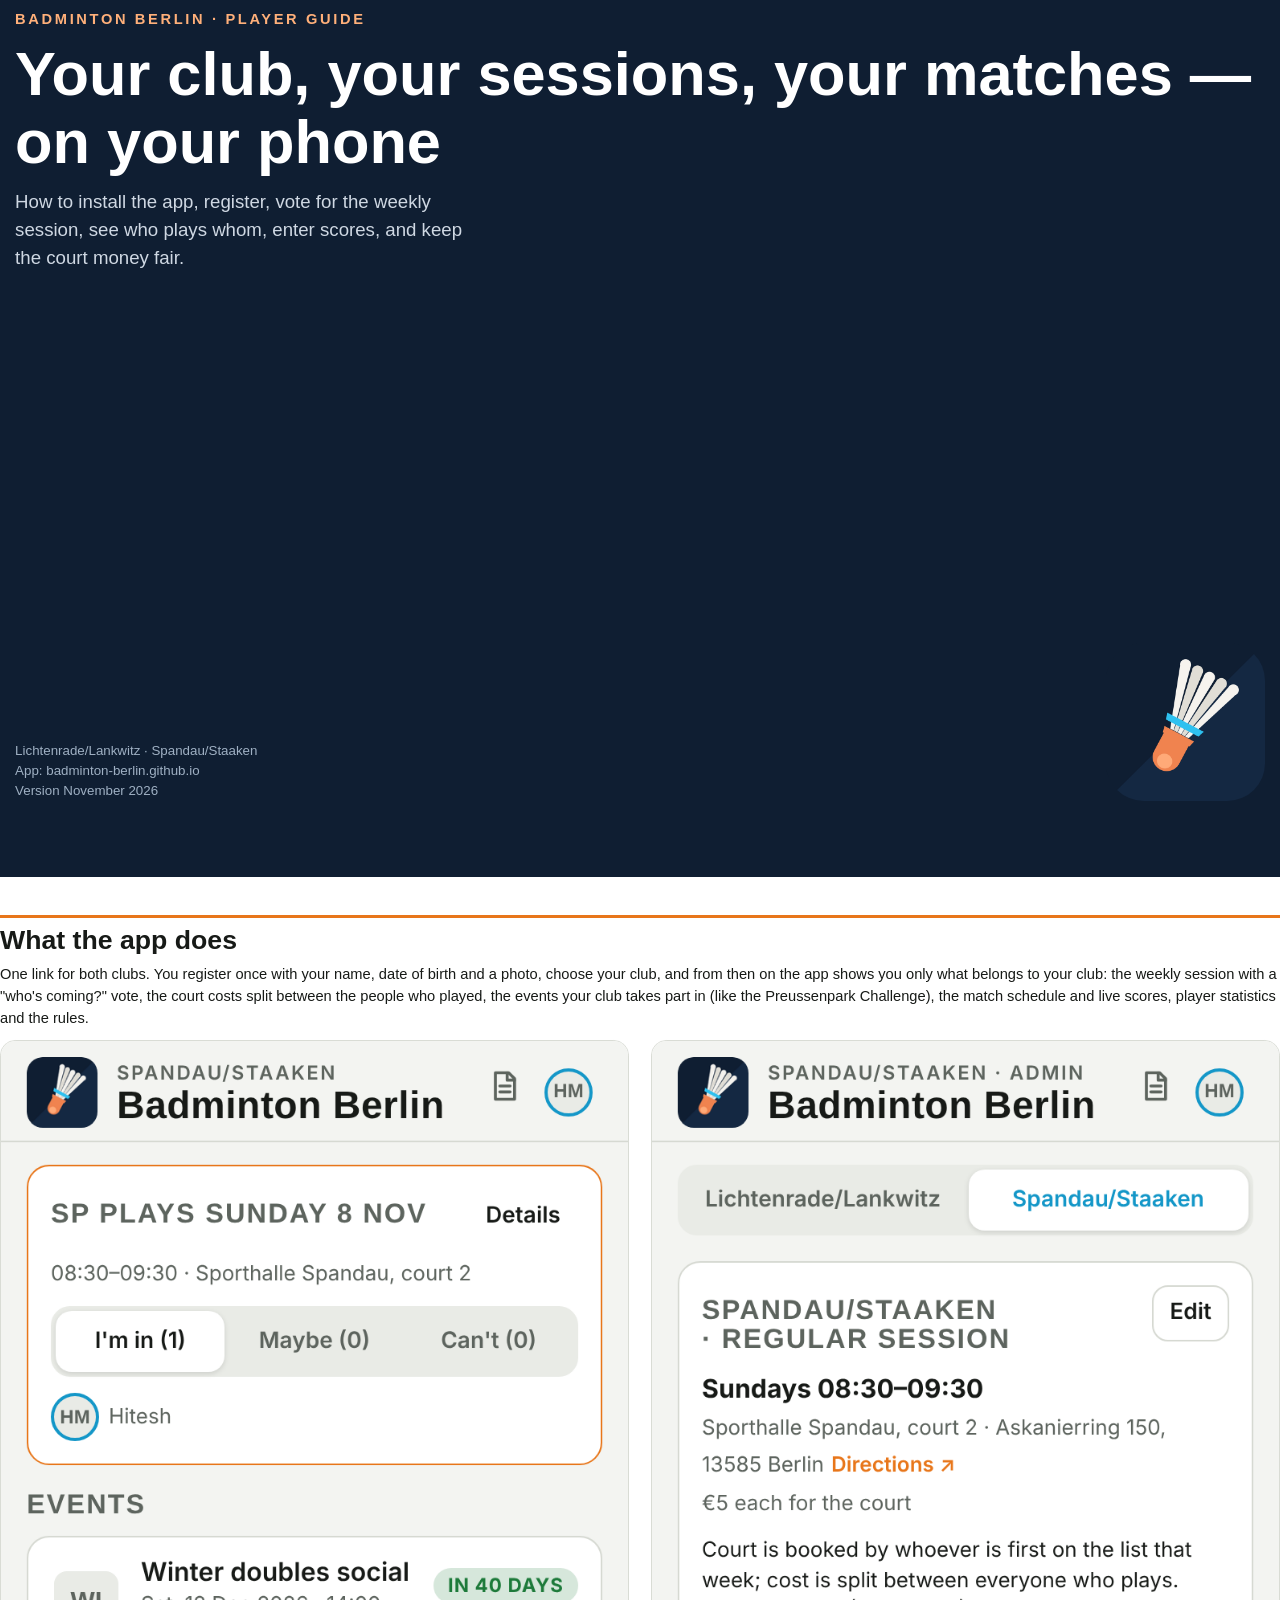
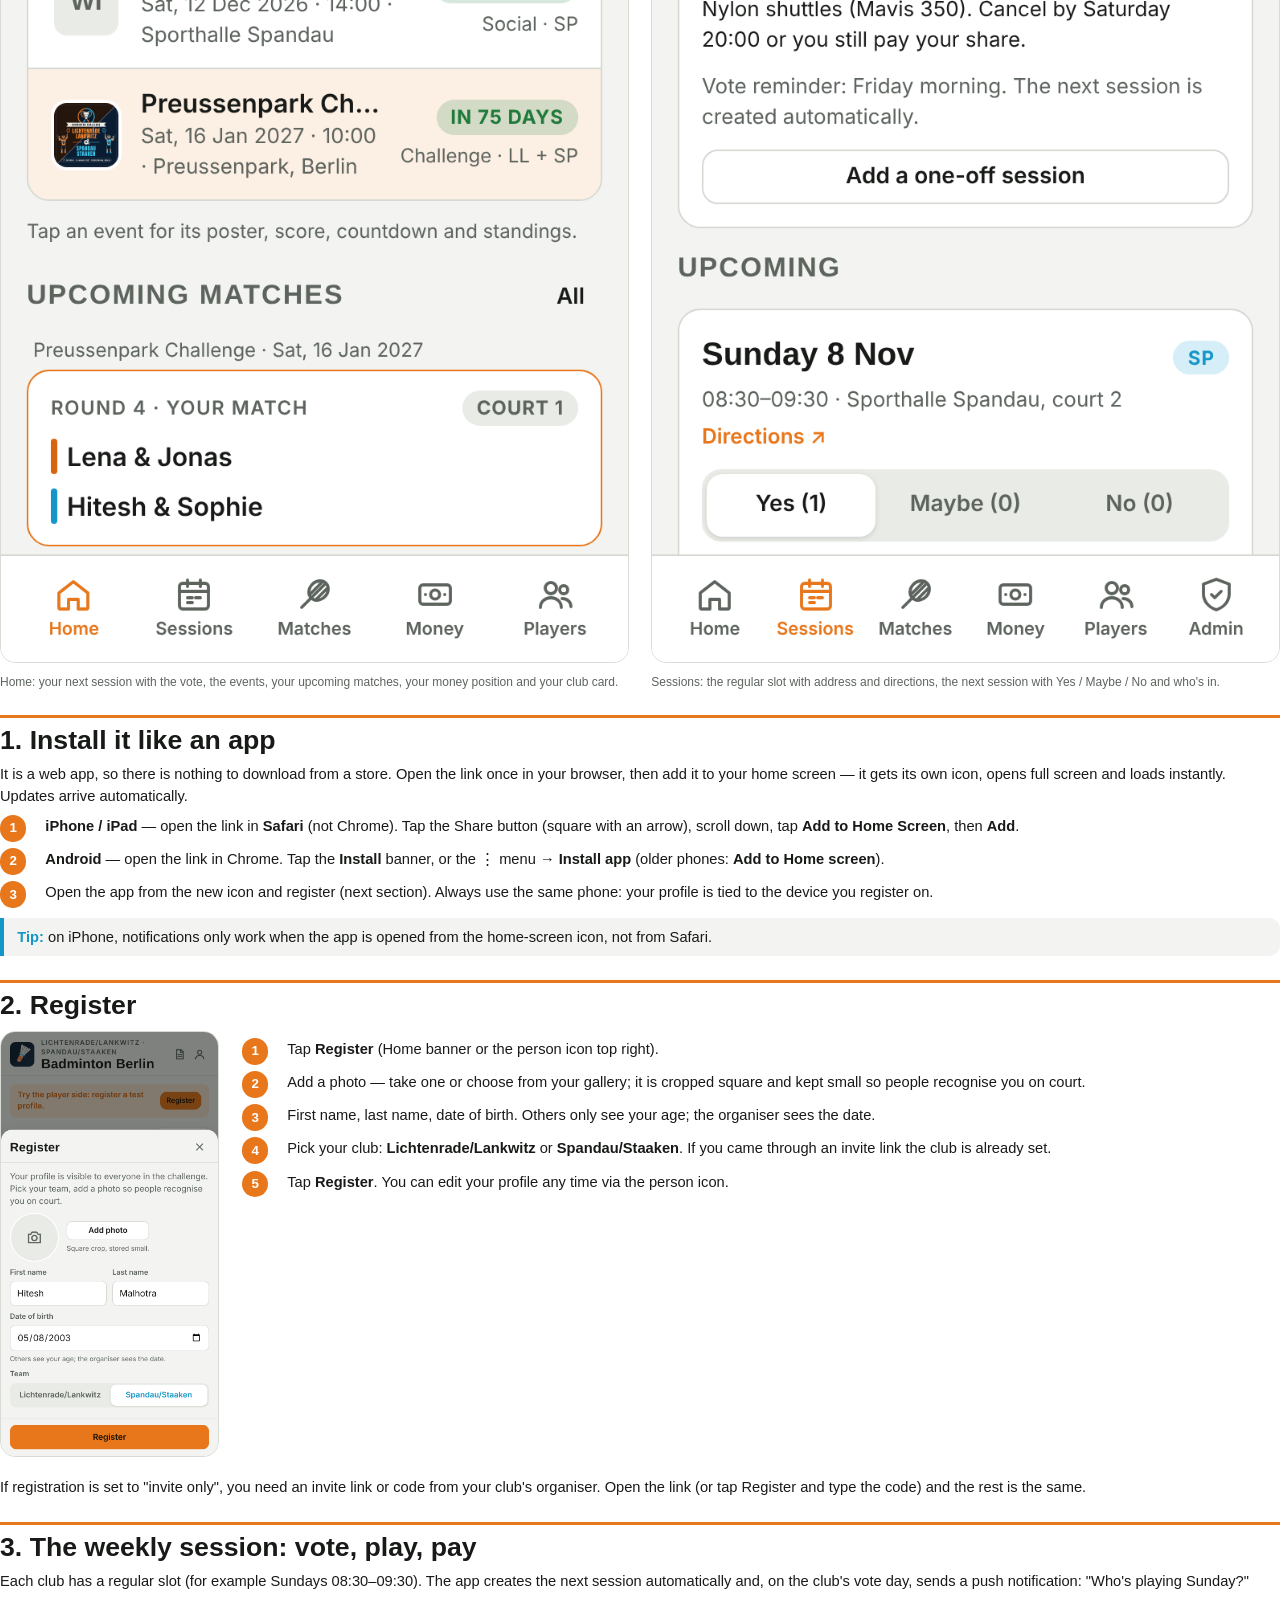
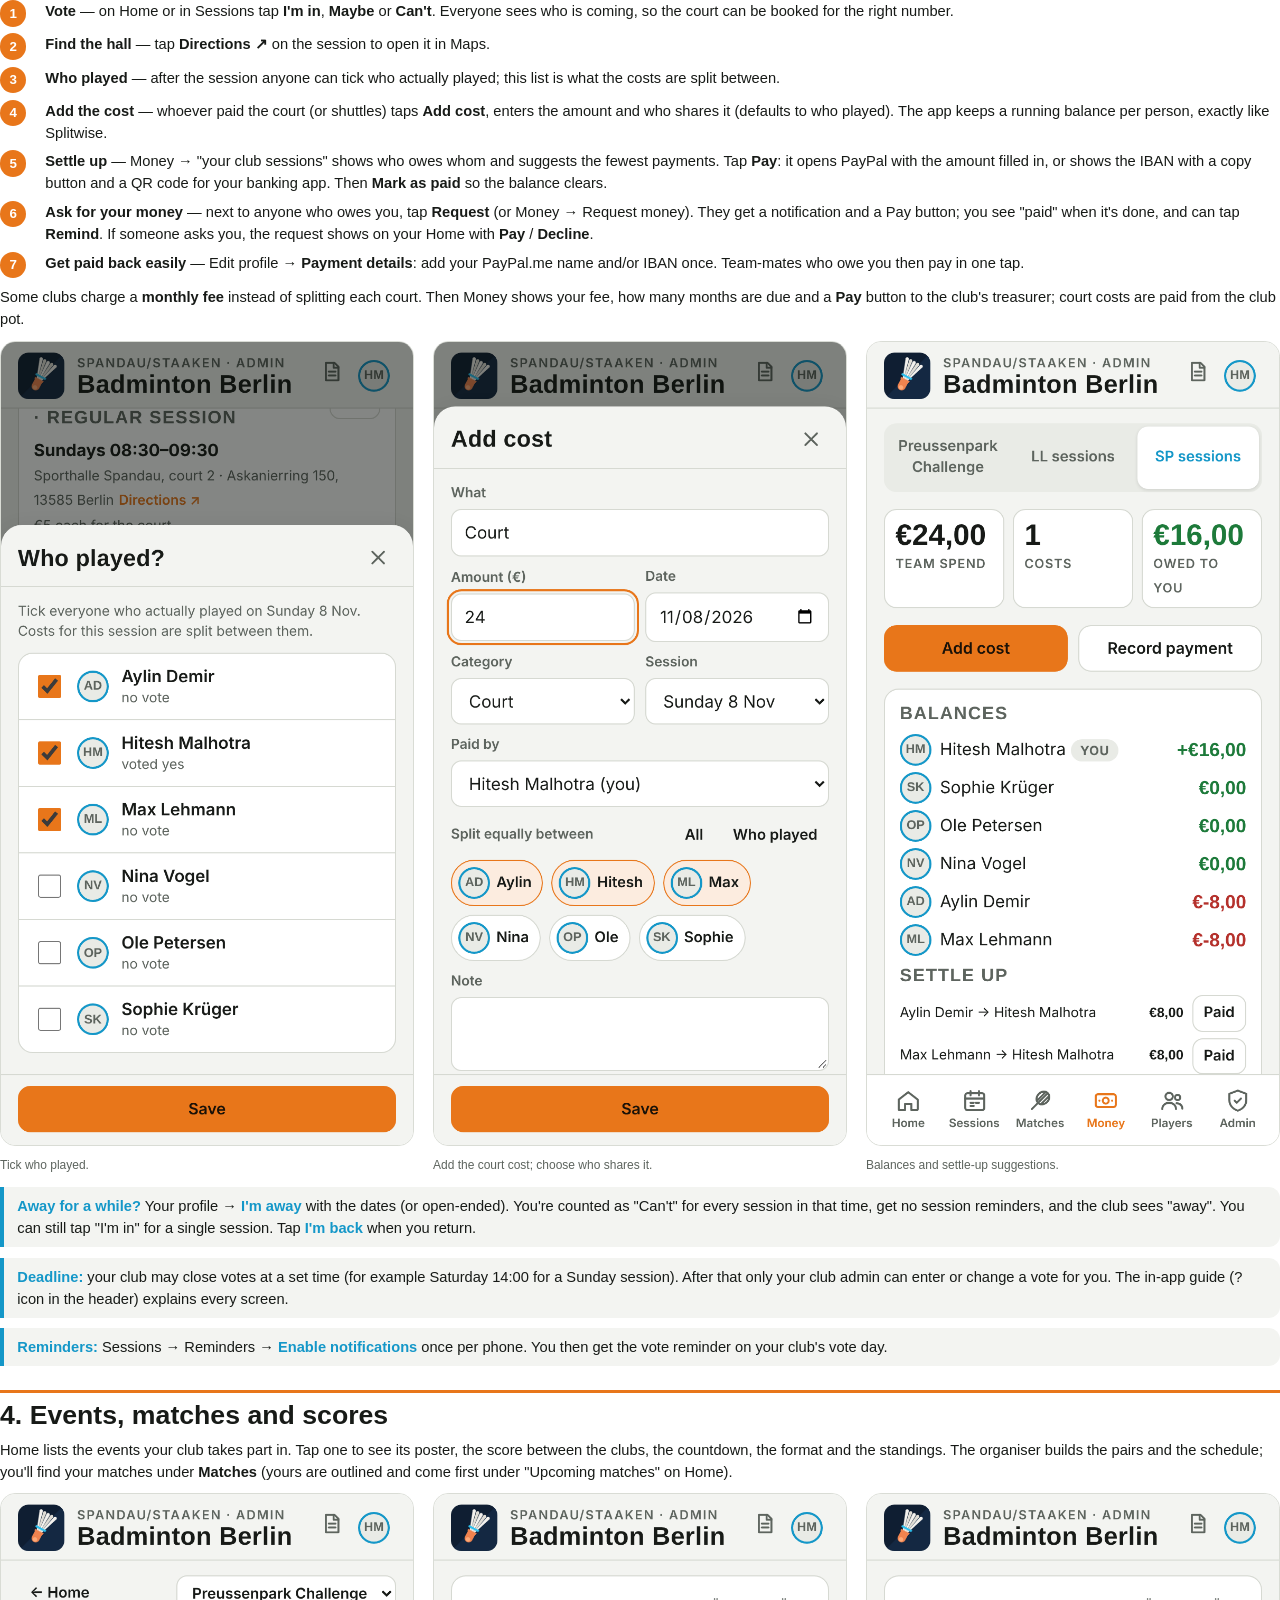
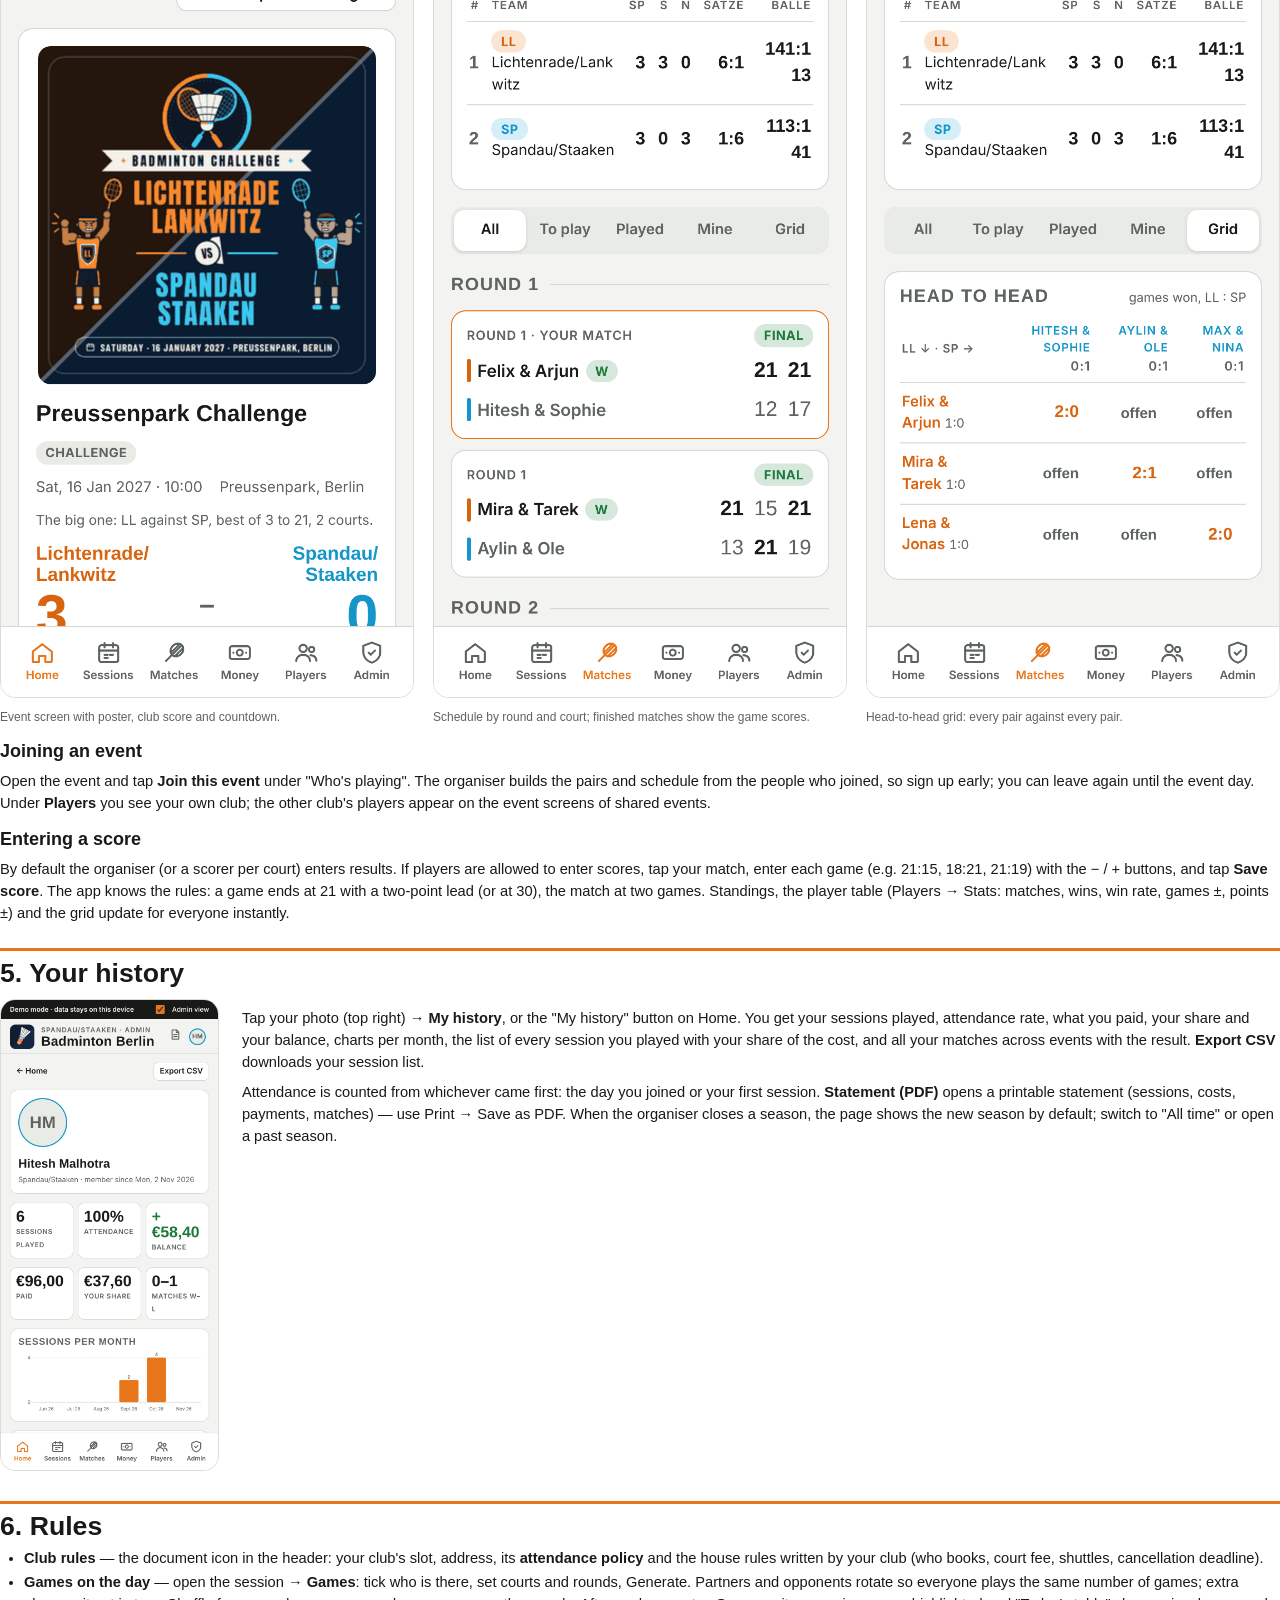
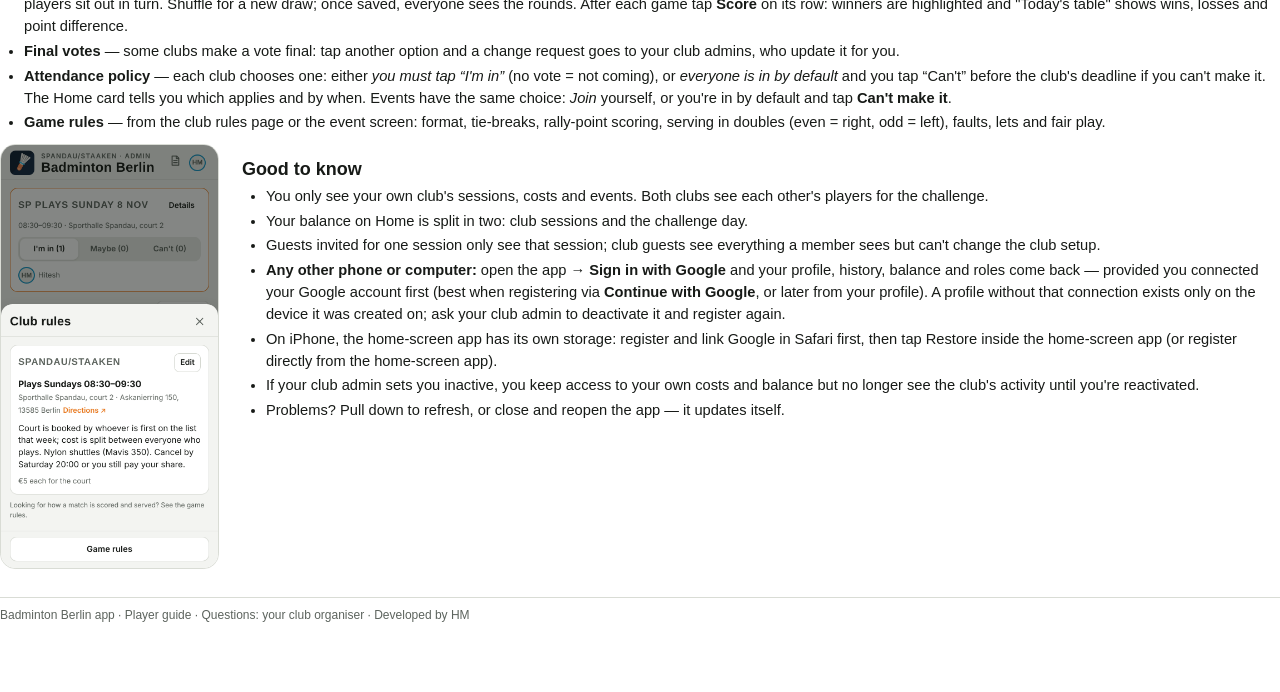
<file: docs/player-guide.html>
<!doctype html>
<html lang="en"><head><meta charset="utf-8"><title>Badminton Berlin – Player guide</title>
<link rel="stylesheet" href="guide-common.css"></head>
<body>
<section class="cover">
  <div><div class="eyebrow">Badminton Berlin · Player guide</div><h1>Your club, your sessions, your matches — on your phone</h1>
  <p class="sub">How to install the app, register, vote for the weekly session, see who plays whom, enter scores, and keep the court money fair.</p></div>
  <div style="display:flex;justify-content:space-between;align-items:flex-end"><div class="meta">Lichtenrade/Lankwitz · Spandau/Staaken<br>App: badminton-berlin.github.io<br>Version November 2026</div><img class="logo" src="../icons/icon-512.png" alt=""></div>
</section>

<h2>What the app does</h2>
<p>One link for both clubs. You register once with your name, date of birth and a photo, choose your club, and from then on the app shows you only what belongs to your club: the weekly session with a "who's coming?" vote, the court costs split between the people who played, the events your club takes part in (like the Preussenpark Challenge), the match schedule and live scores, player statistics and the rules.</p>
<div class="fig">
  <figure><img src="shots/home-player.png" alt=""><figcaption>Home: your next session with the vote, the events, your upcoming matches, your money position and your club card.</figcaption></figure>
  <figure><img src="shots/sessions.png" alt=""><figcaption>Sessions: the regular slot with address and directions, the next session with Yes / Maybe / No and who's in.</figcaption></figure>
</div>

<h2>1. Install it like an app</h2>
<p>It is a web app, so there is nothing to download from a store. Open the link once in your browser, then add it to your home screen — it gets its own icon, opens full screen and loads instantly. Updates arrive automatically.</p>
<div class="steps">
  <div class="step"><div><b>iPhone / iPad</b> — open the link in <b>Safari</b> (not Chrome). Tap the Share button (square with an arrow), scroll down, tap <b>Add to Home Screen</b>, then <b>Add</b>.</div></div>
  <div class="step"><div><b>Android</b> — open the link in Chrome. Tap the <b>Install</b> banner, or the ⋮ menu → <b>Install app</b> (older phones: <b>Add to Home screen</b>).</div></div>
  <div class="step"><div>Open the app from the new icon and register (next section). Always use the same phone: your profile is tied to the device you register on.</div></div>
</div>
<div class="tip"><b>Tip:</b> on iPhone, notifications only work when the app is opened from the home-screen icon, not from Safari.</div>

<h2>2. Register</h2>
<div class="fig one">
  <figure><img src="shots/register.png" alt=""></figure>
  <div class="steps">
    <div class="step"><div>Tap <b>Register</b> (Home banner or the person icon top right).</div></div>
    <div class="step"><div>Add a photo — take one or choose from your gallery; it is cropped square and kept small so people recognise you on court.</div></div>
    <div class="step"><div>First name, last name, date of birth. Others only see your age; the organiser sees the date.</div></div>
    <div class="step"><div>Pick your club: <b>Lichtenrade/Lankwitz</b> or <b>Spandau/Staaken</b>. If you came through an invite link the club is already set.</div></div>
    <div class="step"><div>Tap <b>Register</b>. You can edit your profile any time via the person icon.</div></div>
  </div>
</div>
<p>If registration is set to "invite only", you need an invite link or code from your club's organiser. Open the link (or tap Register and type the code) and the rest is the same.</p>

<h2>3. The weekly session: vote, play, pay</h2>
<p>Each club has a regular slot (for example Sundays 08:30–09:30). The app creates the next session automatically and, on the club's vote day, sends a push notification: "Who's playing Sunday?"</p>
<div class="steps">
  <div class="step"><div><b>Vote</b> — on Home or in Sessions tap <b>I'm in</b>, <b>Maybe</b> or <b>Can't</b>. Everyone sees who is coming, so the court can be booked for the right number.</div></div>
  <div class="step"><div><b>Find the hall</b> — tap <b>Directions ↗</b> on the session to open it in Maps.</div></div>
  <div class="step"><div><b>Who played</b> — after the session anyone can tick who actually played; this list is what the costs are split between.</div></div>
  <div class="step"><div><b>Add the cost</b> — whoever paid the court (or shuttles) taps <b>Add cost</b>, enters the amount and who shares it (defaults to who played). The app keeps a running balance per person, exactly like Splitwise.</div></div>
  <div class="step"><div><b>Settle up</b> — Money → "your club sessions" shows who owes whom and suggests the fewest payments. Tap <b>Pay</b>: it opens PayPal with the amount filled in, or shows the IBAN with a copy button and a QR code for your banking app. Then <b>Mark as paid</b> so the balance clears.</div></div>
  <div class="step"><div><b>Ask for your money</b> — next to anyone who owes you, tap <b>Request</b> (or Money → Request money). They get a notification and a Pay button; you see "paid" when it's done, and can tap <b>Remind</b>. If someone asks you, the request shows on your Home with <b>Pay</b> / <b>Decline</b>.</div></div>
  <div class="step"><div><b>Get paid back easily</b> — Edit profile → <b>Payment details</b>: add your PayPal.me name and/or IBAN once. Team-mates who owe you then pay in one tap.</div></div>
</div>
<p>Some clubs charge a <b>monthly fee</b> instead of splitting each court. Then Money shows your fee, how many months are due and a <b>Pay</b> button to the club's treasurer; court costs are paid from the club pot.</p>
<div class="shots3">
  <figure><img src="shots/attendance.png" alt=""><figcaption>Tick who played.</figcaption></figure>
  <figure><img src="shots/add-cost.png" alt=""><figcaption>Add the court cost; choose who shares it.</figcaption></figure>
  <figure><img src="shots/money-team.png" alt=""><figcaption>Balances and settle-up suggestions.</figcaption></figure>
</div>
<div class="tip"><b>Away for a while?</b> Your profile → <b>I'm away</b> with the dates (or open-ended). You're counted as "Can't" for every session in that time, get no session reminders, and the club sees "away". You can still tap "I'm in" for a single session. Tap <b>I'm back</b> when you return.</div>
<div class="tip"><b>Deadline:</b> your club may close votes at a set time (for example Saturday 14:00 for a Sunday session). After that only your club admin can enter or change a vote for you. The in-app guide (? icon in the header) explains every screen.</div>
<div class="tip"><b>Reminders:</b> Sessions → Reminders → <b>Enable notifications</b> once per phone. You then get the vote reminder on your club's vote day.</div>

<h2>4. Events, matches and scores</h2>
<p>Home lists the events your club takes part in. Tap one to see its poster, the score between the clubs, the countdown, the format and the standings. The organiser builds the pairs and the schedule; you'll find your matches under <b>Matches</b> (yours are outlined and come first under "Upcoming matches" on Home).</p>
<div class="shots3">
  <figure><img src="shots/event.png" alt=""><figcaption>Event screen with poster, club score and countdown.</figcaption></figure>
  <figure><img src="shots/matches.png" alt=""><figcaption>Schedule by round and court; finished matches show the game scores.</figcaption></figure>
  <figure><img src="shots/grid.png" alt=""><figcaption>Head-to-head grid: every pair against every pair.</figcaption></figure>
</div>
<h3>Joining an event</h3>
<p>Open the event and tap <b>Join this event</b> under "Who's playing". The organiser builds the pairs and schedule from the people who joined, so sign up early; you can leave again until the event day. Under <b>Players</b> you see your own club; the other club's players appear on the event screens of shared events.</p>
<h3>Entering a score</h3>
<p>By default the organiser (or a scorer per court) enters results. If players are allowed to enter scores, tap your match, enter each game (e.g. 21:15, 18:21, 21:19) with the − / + buttons, and tap <b>Save score</b>. The app knows the rules: a game ends at 21 with a two-point lead (or at 30), the match at two games. Standings, the player table (Players → Stats: matches, wins, win rate, games ±, points ±) and the grid update for everyone instantly.</p>

<h2>5. Your history</h2>
<div class="fig one"><figure><img src="shots/history.png" alt=""></figure><div>
<p>Tap your photo (top right) → <b>My history</b>, or the "My history" button on Home. You get your sessions played, attendance rate, what you paid, your share and your balance, charts per month, the list of every session you played with your share of the cost, and all your matches across events with the result. <b>Export CSV</b> downloads your session list.</p>
<p>Attendance is counted from whichever came first: the day you joined or your first session. <b>Statement (PDF)</b> opens a printable statement (sessions, costs, payments, matches) — use Print → Save as PDF. When the organiser closes a season, the page shows the new season by default; switch to "All time" or open a past season.</p></div></div>

<h2>6. Rules</h2>
<ul>
  <li><b>Club rules</b> — the document icon in the header: your club's slot, address, its <b>attendance policy</b> and the house rules written by your club (who books, court fee, shuttles, cancellation deadline).</li>
  <li><b>Games on the day</b> — open the session → <b>Games</b>: tick who is there, set courts and rounds, Generate. Partners and opponents rotate so everyone plays the same number of games; extra players sit out in turn. Shuffle for a new draw; once saved, everyone sees the rounds. After each game tap <b>Score</b> on its row: winners are highlighted and "Today's table" shows wins, losses and point difference.</li>
  <li><b>Final votes</b> — some clubs make a vote final: tap another option and a change request goes to your club admins, who update it for you.</li>
  <li><b>Attendance policy</b> — each club chooses one: either <i>you must tap “I'm in”</i> (no vote = not coming), or <i>everyone is in by default</i> and you tap “Can't” before the club's deadline if you can't make it. The Home card tells you which applies and by when. Events have the same choice: <i>Join</i> yourself, or you're in by default and tap <b>Can't make it</b>.</li>
  <li><b>Game rules</b> — from the club rules page or the event screen: format, tie-breaks, rally-point scoring, serving in doubles (even = right, odd = left), faults, lets and fair play.</li>
</ul>
<div class="fig one"><figure><img src="shots/club-rules.png" alt=""></figure><div>
<h3>Good to know</h3>
<ul>
  <li>You only see your own club's sessions, costs and events. Both clubs see each other's players for the challenge.</li>
  <li>Your balance on Home is split in two: club sessions and the challenge day.</li>
  <li>Guests invited for one session only see that session; club guests see everything a member sees but can't change the club setup.</li>
  <li><b>Any other phone or computer:</b> open the app → <b>Sign in with Google</b> and your profile, history, balance and roles come back — provided you connected your Google account first (best when registering via <b>Continue with Google</b>, or later from your profile). A profile without that connection exists only on the device it was created on; ask your club admin to deactivate it and register again.</li>
  <li>On iPhone, the home-screen app has its own storage: register and link Google in Safari first, then tap Restore inside the home-screen app (or register directly from the home-screen app).</li>
  <li>If your club admin sets you inactive, you keep access to your own costs and balance but no longer see the club's activity until you're reactivated.</li>
  <li>Problems? Pull down to refresh, or close and reopen the app — it updates itself.</li>
</ul></div></div>

<div class="footer">Badminton Berlin app · Player guide · Questions: your club organiser · Developed by HM</div>
</body></html>
</file>
<file: docs/guide-common.css>
@page { size: A4; margin: 18mm 16mm 20mm 16mm; }
:root { --navy:#0f1e32; --orange:#e8761a; --blue:#1497c8; --ink:#171a17; --muted:#5d645e; --line:#d9dcd5; --soft:#f3f4f1; }
* { box-sizing: border-box; }
body { font-family: "Barlow", "Helvetica Neue", Arial, sans-serif; color: var(--ink); font-size: 11pt; line-height: 1.5; margin: 0; }
h1, h2, h3 { font-family: "Barlow Condensed", "Arial Narrow", Arial, sans-serif; line-height: 1.1; margin: 0; }
h1 { font-size: 34pt; font-weight: 800; }
h2 { font-size: 20pt; font-weight: 700; margin-top: 18pt; padding-top: 6pt; border-top: 3px solid var(--orange); break-after: avoid; }
h3 { font-size: 13.5pt; font-weight: 700; margin-top: 12pt; break-after: avoid; }
p { margin: 6pt 0; }
ul, ol { margin: 4pt 0 8pt 0; padding-left: 18pt; }
li { margin: 2pt 0; }
.cover { height: 250mm; display: flex; flex-direction: column; justify-content: space-between; background: var(--navy); color: #fff; padding: 20mm; margin: -18mm -16mm 10mm -16mm; break-after: page; }
.cover .eyebrow { font-size: 11pt; letter-spacing: .18em; text-transform: uppercase; color: #ffb07a; font-weight: 600; }
.cover h1 { font-size: 46pt; color: #fff; margin-top: 8pt; }
.cover .sub { font-size: 14pt; color: #cfd8e3; max-width: 120mm; margin-top: 10pt; }
.cover .meta { font-size: 10pt; color: #9fb0c3; }
.cover img.logo { width: 42mm; height: 42mm; border-radius: 10mm; }
.steps { counter-reset: step; }
.step { display: grid; grid-template-columns: 9mm 1fr; gap: 3mm; margin: 5pt 0; break-inside: avoid; }
.step::before { counter-increment: step; content: counter(step); width: 7mm; height: 7mm; border-radius: 50%; background: var(--orange); color: #fff; font-weight: 700; display: flex; align-items: center; justify-content: center; font-size: 10pt; font-family: "Barlow Condensed", Arial, sans-serif; }
.fig { display: grid; grid-template-columns: 1fr 1fr; gap: 6mm; margin: 8pt 0 10pt; break-inside: avoid; }
.fig.one { grid-template-columns: 58mm 1fr; align-items: start; }
.fig figure { margin: 0; }
.fig img { width: 100%; border: 1px solid var(--line); border-radius: 4mm; }
.fig figcaption { font-size: 9pt; color: var(--muted); margin-top: 3pt; }
.shots3 { display: grid; grid-template-columns: repeat(3, 1fr); gap: 5mm; margin: 8pt 0 10pt; break-inside: avoid; }
.shots3 figure { margin: 0; } .shots3 img { width: 100%; border: 1px solid var(--line); border-radius: 4mm; } .shots3 figcaption { font-size: 9pt; color: var(--muted); margin-top: 3pt; }
.tip { background: var(--soft); border-left: 4px solid var(--blue); padding: 6pt 10pt; margin: 8pt 0; border-radius: 0 3mm 3mm 0; break-inside: avoid; }
.tip b { color: var(--blue); }
.warn { background: #fff4ea; border-left: 4px solid var(--orange); padding: 6pt 10pt; margin: 8pt 0; border-radius: 0 3mm 3mm 0; break-inside: avoid; }
table { border-collapse: collapse; width: 100%; font-size: 10pt; margin: 6pt 0 10pt; }
th, td { text-align: left; padding: 4pt 6pt; border-bottom: 1px solid var(--line); vertical-align: top; }
th { font-size: 9pt; text-transform: uppercase; letter-spacing: .06em; color: var(--muted); }
code { font-family: Menlo, Consolas, monospace; font-size: 9.5pt; background: var(--soft); padding: 1pt 4pt; border-radius: 3pt; }
.pill { display: inline-block; font-size: 8.5pt; font-weight: 700; letter-spacing: .04em; text-transform: uppercase; padding: 1pt 7pt; border-radius: 20pt; background: var(--soft); color: var(--muted); }
.toc { columns: 2; column-gap: 10mm; font-size: 10.5pt; }
.toc div { break-inside: avoid; padding: 2pt 0; border-bottom: 1px dotted var(--line); }
.footer { font-size: 9pt; color: var(--muted); margin-top: 16pt; border-top: 1px solid var(--line); padding-top: 6pt; }
.kv { display: grid; grid-template-columns: 38mm 1fr; gap: 2pt 8pt; font-size: 10.5pt; }
.kv b { color: var(--muted); font-weight: 600; }
</file>
